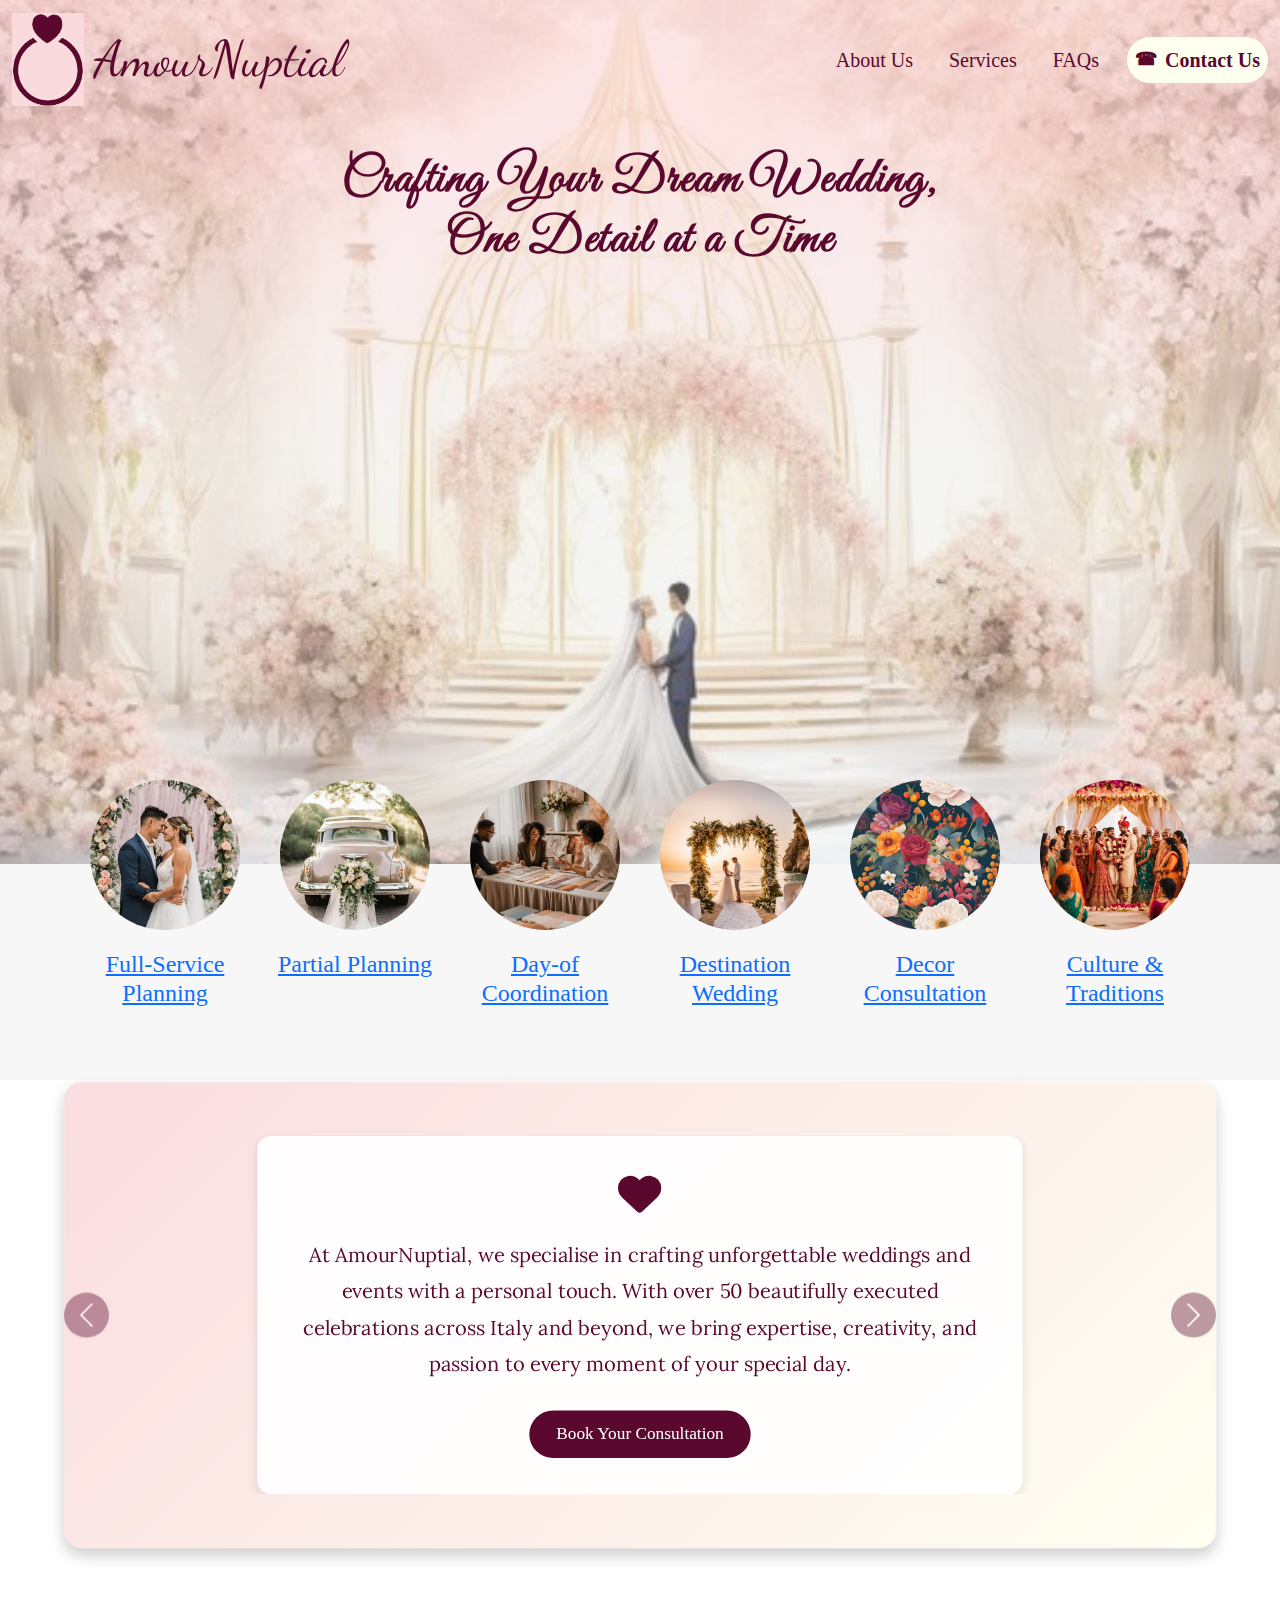
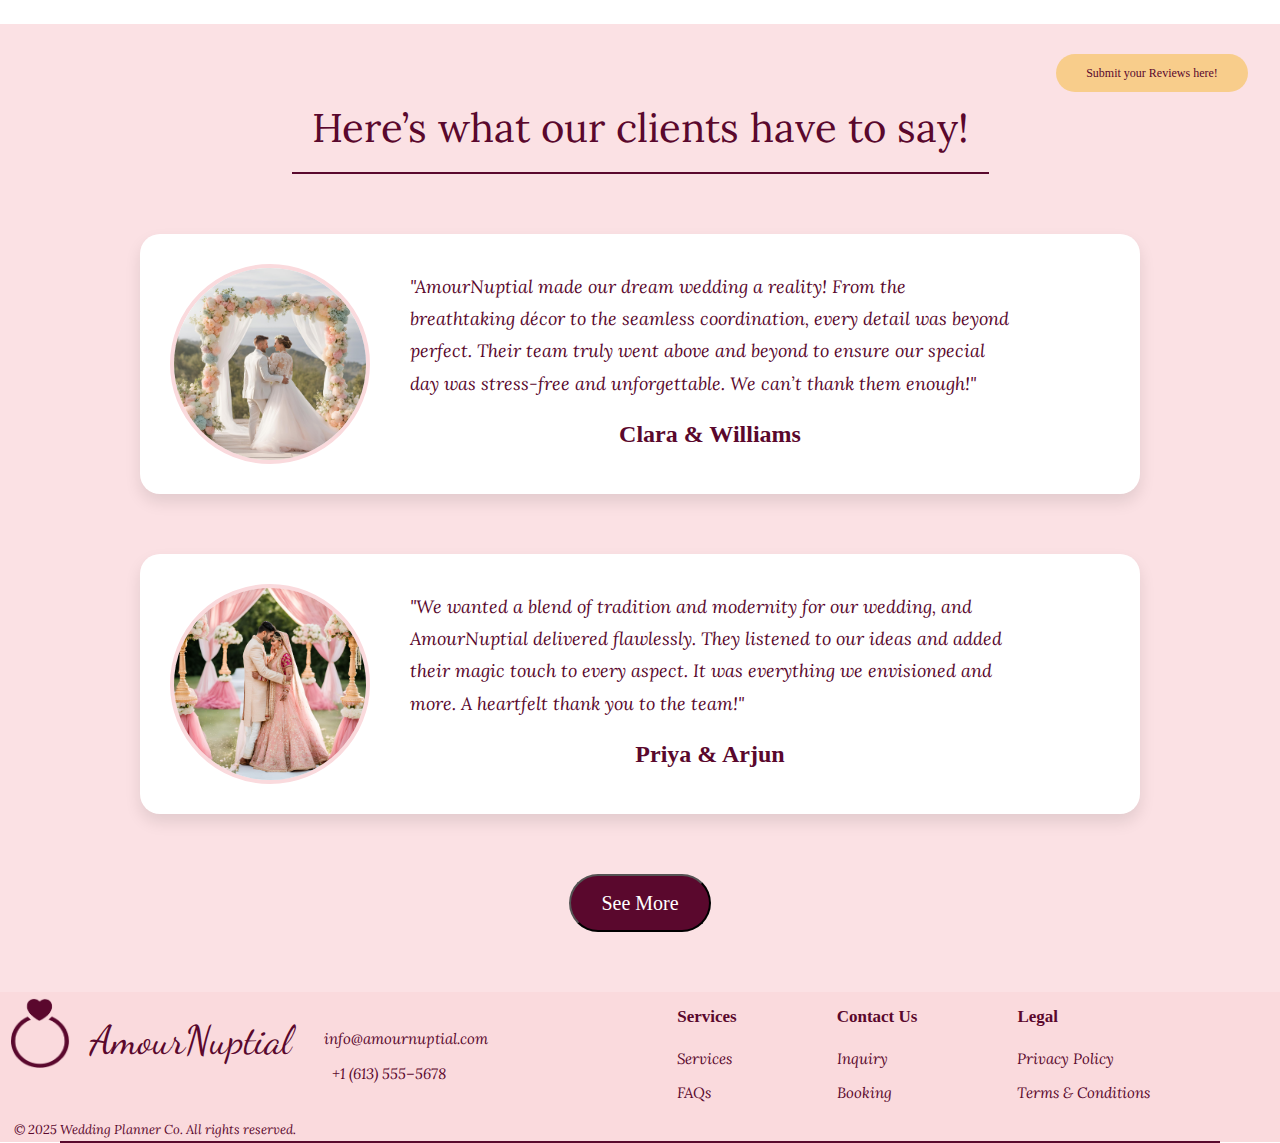
<file: index.html>
<!DOCTYPE html>
<html lang="en">
<head>
    <meta charset="UTF-8">
    <meta name="viewport" content="width=device-width, initial-scale=1.0">
    <title>AmourNuptial</title>
    <link rel="stylesheet" href="https://cdn.jsdelivr.net/npm/bootstrap@5.3.0/dist/css/bootstrap.min.css">
    <link rel="stylesheet" href="css/custom.css">
    <link href="https://fonts.googleapis.com/css2?family=Pacifico&display=swap" rel="stylesheet">
    <link href="https://fonts.googleapis.com/css2?family=Lora&display=swap" rel="stylesheet">
    <link href="https://fonts.googleapis.com/css2?family=Dancing+Script&display=swap" rel="stylesheet">
    <link href="https://fonts.googleapis.com/css2?family=Great+Vibes&display=swap" rel="stylesheet">
    <link href="https://cdnjs.cloudflare.com/ajax/libs/font-awesome/6.0.0-beta3/css/all.min.css" rel="stylesheet">
</head>
<body>
<!-- Navbar on Top of Background Image -->
<nav class="navbar navbar-expand-lg navbar-light">
  <div class="container-fluid">
      <!-- Logo and Brand Name -->
      <a class="navbar-brand" href="#">
          <img src="images/logo2.png" alt="AmourNuptial Logo" class="logo">
          <span class="brand-name">AmourNuptial</span>
      </a>
      <!-- Navbar Toggler for Mobile -->
      <button class="navbar-toggler" type="button" data-bs-toggle="collapse" data-bs-target="#navbarNav" aria-controls="navbarNav" aria-expanded="false" aria-label="Toggle navigation">
          <span class="navbar-toggler-icon"></span>
      </button>
      <!-- Navbar Links -->
      <div class="collapse navbar-collapse" id="navbarNav">
          <ul class="navbar-nav ms-auto">
              <li class="nav-item">
                  <a class="nav-link" href="#companyInfoCarousel">About Us</a>
              </li>
              <li class="nav-item">
                  <a class="nav-link" href="services.html">Services</a>
              </li>
              <li class="nav-item">
                  <a class="nav-link" href="faq.html">FAQs</a>
              </li>
              <li class="nav-item">
                  <div class="rectangle-37"></div>
                  <a class="nav-link contact-us" href="contactus.html">Contact Us</a>
              </li>
          </ul>
      </div>
  </div>
</nav>

    <!-- Hero Section with Background Image and Gradient Rectangle -->
    <div class="hero-section">
        <!-- Background Image -->
        <div class="background-image"></div>

        <!-- Rectangle 36 -->
        <div class="rectangle-36"></div>

        <!-- Gradient Rectangle -->
        <div class="gradient-rectangle"></div>

        <!-- Hero Content -->
        <div class="hero-content text-center">
            <h1 class="display-4">Crafting Your Dream Wedding,</h1>
            <h2 class="display-4">One Detail at a Time</h2>
        </div>
    </div>

<!-- Services Section -->
<div class="services-section">
  <div class="container">
      <div class="row text-center">
          <div class="col-md-2">
              <a href="services.html?service=full-service">
                  <img src="images/3.png" alt="Full-Service Planning" class="img-fluid">
                  <h3>Full-Service Planning</h3>
              </a>
          </div>
          <div class="col-md-2">
              <a href="services.html?service=partial-planning">
                  <img src="images/4.png" alt="Partial Planning" class="img-fluid">
                  <h3>Partial Planning</h3>
              </a>
          </div>
          <div class="col-md-2">
              <a href="services.html?service=day-coordination">
                  <img src="images/6.png" alt="Day-of Coordination" class="img-fluid">
                  <h3>Day-of Coordination</h3>
              </a>
          </div>
          <div class="col-md-2">
              <a href="services.html?service=destination-wedding">
                  <img src="images/7.png" alt="Destination Wedding" class="img-fluid">
                  <h3>Destination Wedding</h3>
              </a>
          </div>
          <div class="col-md-2">
              <a href="services.html?service=decor-consultation">
                  <img src="images/5.png" alt="Decor Consultation" class="img-fluid">
                  <h3>Decor Consultation</h3>
              </a>
          </div>
          <div class="col-md-2">
              <a href="services.html?service=culture-traditions">
                  <img src="images/8.png" alt="Culture & Traditions" class="img-fluid">
                  <h3>Culture & Traditions</h3>
              </a>
          </div>
      </div>
  </div>
</div>

<!-- Company Information Carousel -->
<div id="companyInfoCarousel" class="carousel slide" data-bs-ride="carousel">
  <div class="carousel-inner">
      <div class="carousel-item active">
          <div class="d-flex justify-content-center">
              <div class="company-info">
                  <i class="fas fa-heart fa-3x mb-4" style="color: #5A082D;"></i>
                  <p class="lead">At AmourNuptial, we specialise in crafting unforgettable weddings and events with a personal touch. With over 50 beautifully executed celebrations across Italy and beyond, we bring expertise, creativity, and passion to every moment of your special day.</p>
                  <a href="contactus.html#formSection" class="btn btn-primary mt-3">Book Your Consultation</a>
              </div>
          </div>
      </div>
      <div class="carousel-item">
          <div class="d-flex justify-content-center">
              <div class="company-info">
                  <i class="fas fa-star fa-3x mb-4" style="color: #5A082D;"></i>
                  <p class="lead">Our team of experienced planners and designers work closely with you to understand your vision and bring it to life. From intimate gatherings to grand celebrations, we ensure every detail is perfect.</p>
                  <a href="services.html" class="btn btn-primary mt-3">Explore Our Services</a>
              </div>
          </div>
      </div>
      <div class="carousel-item">
          <div class="d-flex justify-content-center">
              <div class="company-info">
                  <i class="fas fa-glass-cheers fa-3x mb-4" style="color: #5A082D;"></i>
                  <p class="lead">We pride ourselves on our attention to detail and our ability to create unique, personalized experiences that reflect your style and personality. Let us help you create memories that will last a lifetime.</p>
                  <a href="contactus.html#formSection" class="btn btn-primary mt-3">Contact Us Today</a>
              </div>
          </div>
      </div>
  </div>
  <button class="carousel-control-prev" type="button" data-bs-target="#companyInfoCarousel" data-bs-slide="prev">
      <span class="carousel-control-prev-icon" aria-hidden="true"></span>
      <span class="visually-hidden">Previous</span>
  </button>
  <button class="carousel-control-next" type="button" data-bs-target="#companyInfoCarousel" data-bs-slide="next">
      <span class="carousel-control-next-icon" aria-hidden="true"></span>
      <span class="visually-hidden">Next</span>
  </button>
</div>


<!-- Client Reviews Section -->
<div class="client-reviews-section">
  <!-- Section Title -->
  <div class="section-title">
      <h2>Here’s what our clients have to say!</h2>
  </div>

  <!-- Review Button -->
<a href="https://forms.gle/vgaXsWJUncDckbVR6" target="_blank">
  <button class="review-button">Submit your Reviews here!</button>
</a>

  <!-- Client Review 1 -->
  <div class="review-container">
      <div class="review-card">
          <div class="client-image">
              <img src="images/client1.png" alt="Clara & Williams">
          </div>
          <div class="review-text">
              <p>"AmourNuptial made our dream wedding a reality! From the breathtaking décor to the seamless coordination, every detail was beyond perfect. Their team truly went above and beyond to ensure our special day was stress-free and unforgettable. We can’t thank them enough!"</p>
              <h3>Clara & Williams</h3>
          </div>
      </div>
  </div>

  <!-- Client Review 2 -->
  <div class="review-container">
      <div class="review-card">
          <div class="client-image">
              <img src="images/client2.png" alt="Priya & Arjun">
          </div>
          <div class="review-text">
              <p>"We wanted a blend of tradition and modernity for our wedding, and AmourNuptial delivered flawlessly. They listened to our ideas and added their magic touch to every aspect. It was everything we envisioned and more. A heartfelt thank you to the team!"</p>
              <h3>Priya & Arjun</h3>
          </div>
      </div>
  </div>

  <!-- See More Button -->
  <div class="see-more-button">
      <button type="button" class="btn-see-more" data-bs-toggle="modal" data-bs-target="#moreReviewsModal">See More</button>
  </div>
</div>

<!-- More Reviews Modal -->
<div class="modal fade" id="moreReviewsModal" tabindex="-1" aria-labelledby="moreReviewsModalLabel" aria-hidden="true">
  <div class="modal-dialog modal-xl modal-dialog-centered">
    <div class="modal-content">
      <div class="modal-header">
        <h5 class="modal-title" id="moreReviewsModalLabel">Client Reviews</h5>
        <button type="button" class="btn-close" data-bs-dismiss="modal" aria-label="Close"></button>
      </div>
      <div class="modal-body">
        <!-- Additional Client Reviews in Grid Layout -->
        <div class="row">
          <div class="col-md-6">
            <div class="review-card">
              <div class="client-image">
                <img src="images/client3.png" alt="Emily & John">
              </div>
              <div class="review-text">
                <p>"Our wedding was a fairytale come true, thanks to AmourNuptial. Their attention to detail and creativity made our day special. We couldn't have asked for a better team to bring our vision to life."</p>
                <h3>Emily & John</h3>
              </div>
            </div>
          </div>
          <div class="col-md-6">
            <div class="review-card">
              <div class="client-image">
                <img src="images/client4.png" alt="Sophia & Michael">
              </div>
              <div class="review-text">
                <p>"AmourNuptial exceeded our expectations in every way. Their professionalism and dedication were evident from start to finish. We are so grateful for their hard work and expertise."</p>
                <h3>Sophia & Michael</h3>
              </div>
            </div>
          </div>
          <div class="col-md-6">
            <div class="review-card">
              <div class="client-image">
                <img src="images/client5.png" alt="Liam & Olivia">
              </div>
              <div class="review-text">
                <p>"The team at AmourNuptial made our wedding planning process so smooth and enjoyable. They took care of every detail, allowing us to relax and enjoy our special day. We highly recommend their services!"</p>
                <h3>Liam & Olivia</h3>
              </div>
            </div>
          </div>
          <div class="col-md-6">
            <div class="review-card">
              <div class="client-image">
                <img src="images/client7.png" alt="Ava & Noah">
              </div>
              <div class="review-text">
                <p>"From the initial consultation to the final send-off, AmourNuptial was there every step of the way. Their creativity and attention to detail made our wedding day unforgettable. Thank you for everything!"</p>
                <h3>Ava & Noah</h3>
              </div>
            </div>
          </div>
        </div>
      </div>
      <div class="modal-footer">
        <button type="button" class="btn-see-more" data-bs-dismiss="modal">Close</button>
      </div>
    </div>
  </div>
</div>

<footer>
  <div class="footer-container">
      <div class="footer-top">
          <div class="footer-logo">
              <img src="images/logo2.png" alt="AmourNuptial Logo">
              <h1>AmourNuptial</h1>
              <div class="footer-info">
                  <p>info@amournuptial.com</p>
                  <p>+1 (613) 555–5678</p>
              </div>
          </div>
          <div class="footer-links">
              <div class="footer-column">
                  <h3>Services</h3>
                  <ul>
                      <li><a href="services.html">Services</a></li>
                      <li><a href="faq.html">FAQs</a></li>
                  </ul>
              </div>
              <div class="footer-column">
                  <h3>Contact Us</h3>
                  <ul>
                      <li><a href="contactus.html">Inquiry</a></li>
                      <li><a href="contactus.html">Booking</a></li>
                  </ul>
              </div>
              <div class="footer-column">
                  <h3>Legal</h3>
                  <ul>
                      <li><a>Privacy Policy</a></li>
                      <li><a>Terms & Conditions</a></li>
                  </ul>
              </div>
          </div>
      </div>
          <div class="footer-copyright">
              <p>© 2025 Wedding Planner Co. All rights reserved.</p>
          </div>
      </div>
  </div>
</footer>

    <script src="https://cdn.jsdelivr.net/npm/bootstrap@5.3.0/dist/js/bootstrap.bundle.min.js"></script>
</body>
</html>
</file>
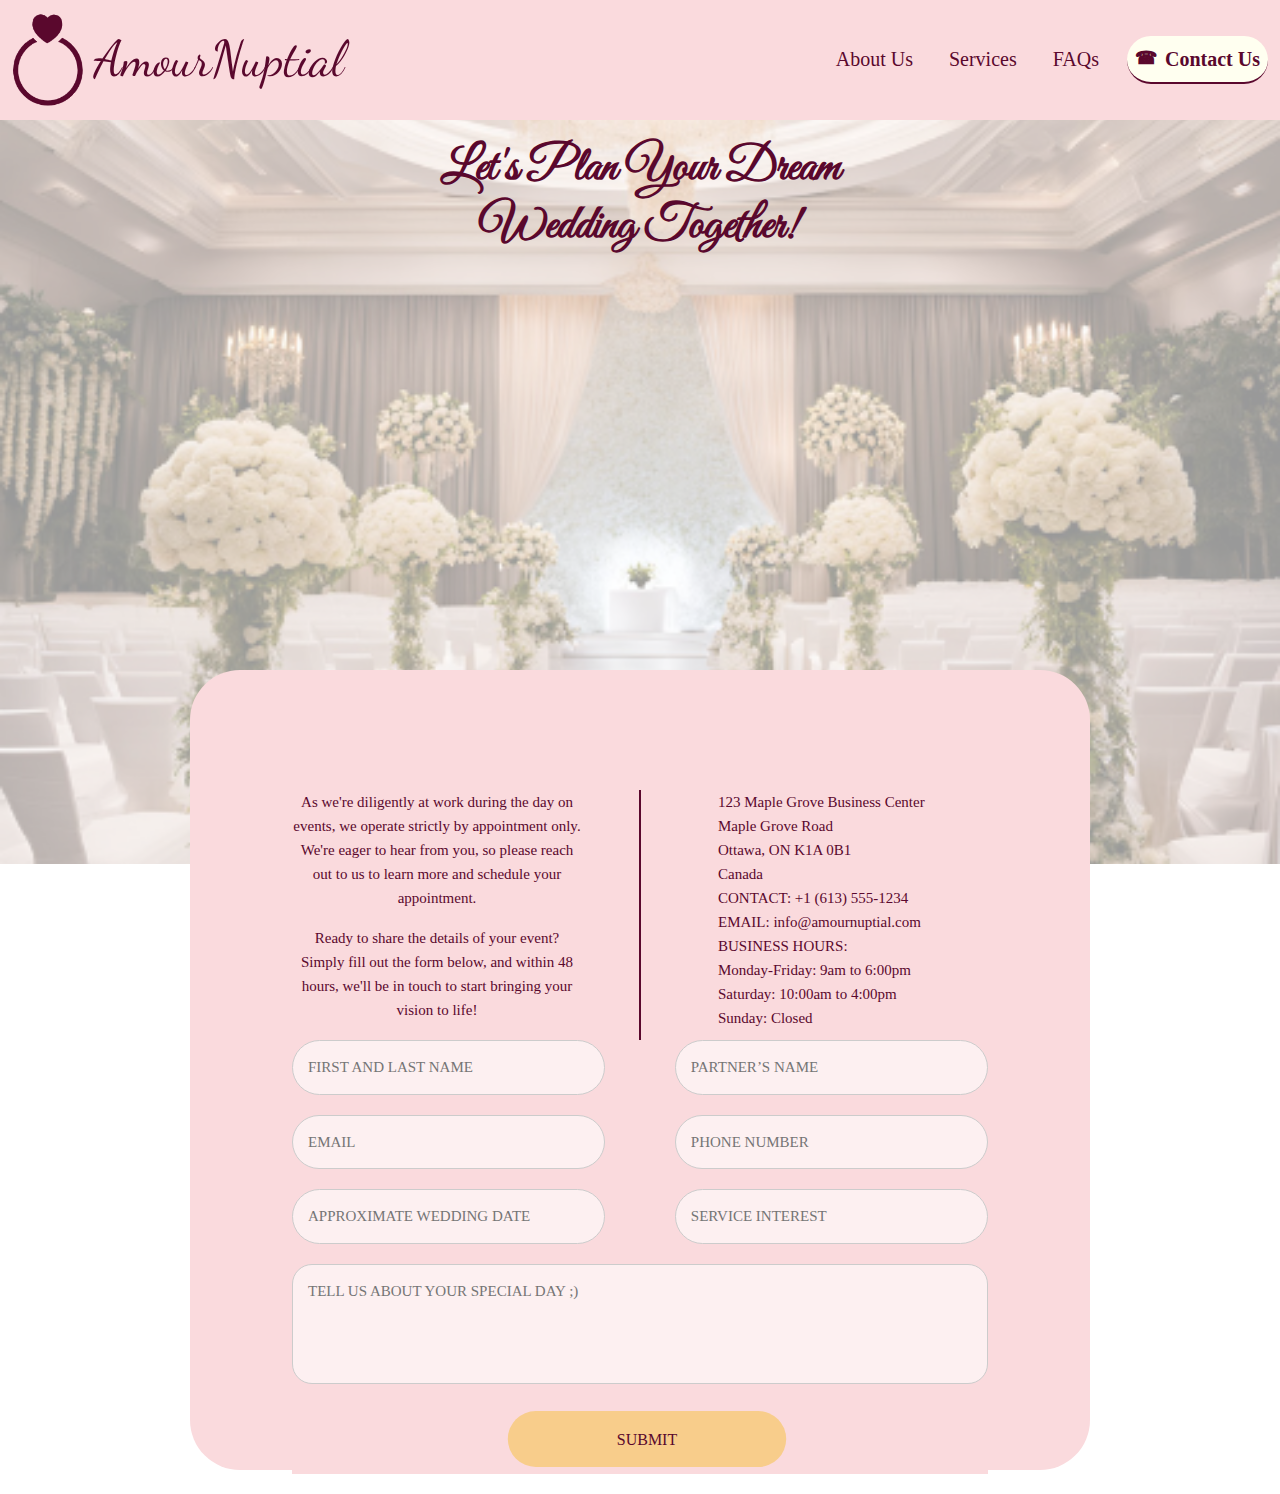
<file: contactus.html>
<!DOCTYPE html>
<html lang="en">
<head>
    <meta charset="UTF-8">
    <meta name="viewport" content="width=device-width, initial-scale=1.0">
    <title>Contact Us - AmourNuptial</title>
    <link rel="stylesheet" href="https://cdn.jsdelivr.net/npm/bootstrap@5.3.0/dist/css/bootstrap.min.css">
    <link rel="stylesheet" href="css/contactus.css">
    <link href="https://fonts.googleapis.com/css2?family=Pacifico&display=swap" rel="stylesheet">
    <link href="https://fonts.googleapis.com/css2?family=Lora&display=swap" rel="stylesheet">
    <link href="https://fonts.googleapis.com/css2?family=Dancing+Script&display=swap" rel="stylesheet">
    <link href="https://fonts.googleapis.com/css2?family=Great+Vibes&display=swap" rel="stylesheet">
    <link href="https://cdnjs.cloudflare.com/ajax/libs/font-awesome/6.0.0-beta3/css/all.min.css" rel="stylesheet">
</head>
<body>
    <!-- Rectangle 66 -->
    <div class="rectangle-66"></div>

    <!-- Navbar -->
    <nav class="navbar navbar-expand-lg navbar-light">
        <div class="container-fluid">
            <!-- Logo and Brand Name -->
            <a class="navbar-brand" href="index.html">
                <img src="images/logo2.png" alt="AmourNuptial Logo" class="logo">
                <span class="brand-name">AmourNuptial</span>
            </a>
            <!-- Navbar Toggler for Mobile -->
            <button class="navbar-toggler" type="button" data-bs-toggle="collapse" data-bs-target="#navbarNav" aria-controls="navbarNav" aria-expanded="false" aria-label="Toggle navigation">
                <span class="navbar-toggler-icon"></span>
            </button>
            <!-- Navbar Links -->
            <div class="collapse navbar-collapse" id="navbarNav">
                <ul class="navbar-nav ms-auto">
                    <li class="nav-item">
                        <a class="nav-link" href="index.html#companyInfoCarousel">About Us</a>
                    </li>
                    <li class="nav-item">
                        <a class="nav-link" href="services.html">Services</a>
                    </li>
                    <li class="nav-item">
                        <a class="nav-link" href="faq.html">FAQs</a>
                    </li>
                    <li class="nav-item">
                        <a class="nav-link contact-us active" href="contactus.html">Contact Us</a>
                    </li>
                </ul>
            </div>
        </div>
    </nav>

    <!-- Hero Section with Background Image and Gradient Rectangle -->
    <div class="hero-section">
        <!-- Background Image -->
        <div class="background-image"></div>

        <!-- Hero Content -->
        <div class="hero-content text-center">
            <h1 class="display-4">Let's Plan Your Dream</h1>
            <h2 class="display-4">Wedding Together!</h2>
        </div>
    </div>

    <div class="container">
        <!-- Pink Rectangle (Background for Form) -->
        <div class="pink-rectangle"></div>

        <!-- Text Sections with Vertical Line -->
        <div class="text-sections">
            <div class="left-text">
                <p>
                    As we're diligently at work during the day on events, we operate strictly by appointment only. We're eager to hear from you, so please reach out to us to learn more and schedule your appointment.
                </p>
                <p>
                    Ready to share the details of your event? Simply fill out the form below, and within 48 hours, we'll be in touch to start bringing your vision to life!
                </p>
            </div>
            <div class="vertical-line"></div>
            <div class="right-text">
                <p>
                    123 Maple Grove Business Center<br>
                    Maple Grove Road<br>
                    Ottawa, ON K1A 0B1<br>
                    Canada<br>
                    CONTACT: +1 (613) 555-1234<br>
                    EMAIL: info@amournuptial.com<br>
                    BUSINESS HOURS:<br>
                    Monday-Friday: 9am to 6:00pm<br>
                    Saturday: 10:00am to 4:00pm<br>
                    Sunday: Closed
                </p>
            </div>
        </div>

        <!-- Form Section -->
<div class="form-section" id="formSection">
    <form id="weddingForm">
        <div class="form-row">
            <input type="text" id="fullName" placeholder="FIRST AND LAST NAME" required>
            <input type="text" id="partnerName" placeholder="PARTNER’S NAME" required>
        </div>
        <div class="form-row">
            <input type="email" id="email" placeholder="EMAIL" required>
            <input type="tel" id="phone" placeholder="PHONE NUMBER" required>
        </div>
        <div class="form-row">
            <input type="text" id="weddingDate" placeholder="APPROXIMATE WEDDING DATE" required>
            <input type="text" id="serviceInterest" placeholder="SERVICE INTEREST" required>
        </div>
        <div class="form-row">
            <textarea id="specialDay" placeholder="TELL US ABOUT YOUR SPECIAL DAY ;)" required></textarea>
        </div>
        <button type="submit" class="submit-button">SUBMIT</button>
    </form>
</div>

<!-- Thank You Message (Hidden Initially) -->
<div id="thankYouMessage" class="thank-you-message" style="display: none;">
    <p>
        Thank You for Reaching Out, <span id="thankYouNames"></span>!<br><br>
        Your approximate wedding date is on <span id="thankYouDate"></span> and you have chosen <span id="thankYouService"></span>.<br><br>
        We’ve received your inquiry/booking and will get back to you shortly. You’re one step closer to making your dream wedding a reality!
    </p>
</div>
    <!-- Bootstrap JS -->
    <script src="https://cdn.jsdelivr.net/npm/bootstrap@5.3.0/dist/js/bootstrap.bundle.min.js"></script>
<!-- JavaScript for Scrolling -->
<script>
    function scrollToForm() {
        document.getElementById('formSection').scrollIntoView({ behavior: 'smooth' });
    }
</script>


<script src="js/thankyou.js"></script>
</body>
</html>
</file>
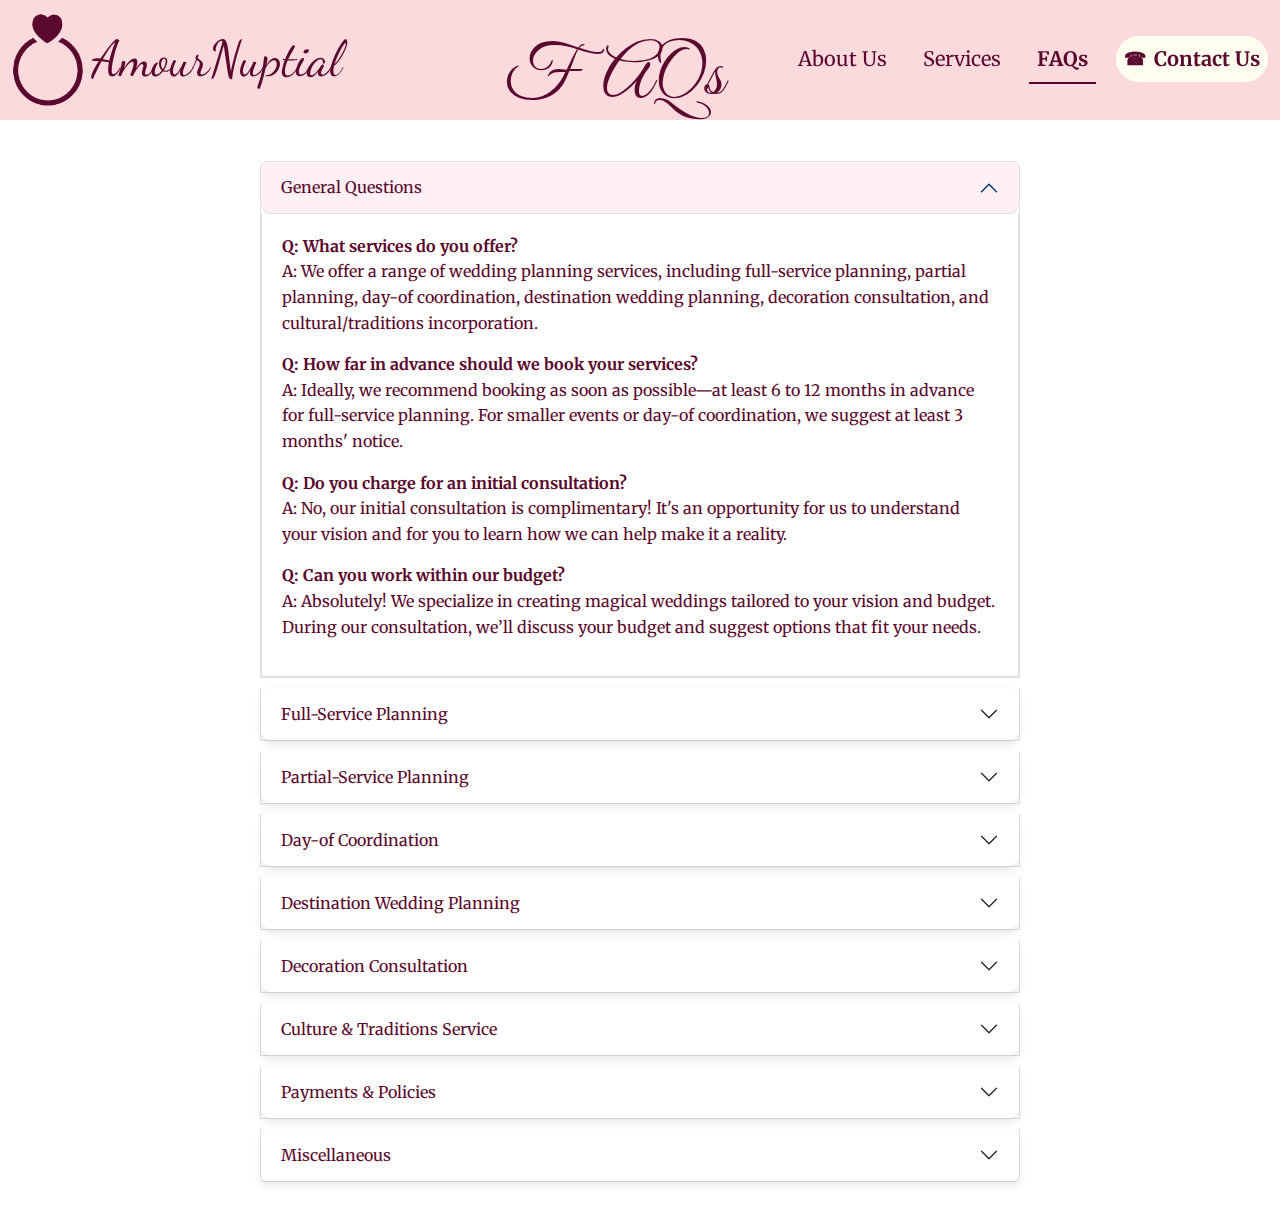
<file: faq.html>
<!DOCTYPE html>
<html lang="en">
<head>
    <meta charset="UTF-8">
    <meta name="viewport" content="width=device-width, initial-scale=1.0">
    <title>AmourNuptial - FAQs</title>
    <link rel="stylesheet" href="https://cdn.jsdelivr.net/npm/bootstrap@5.3.0/dist/css/bootstrap.min.css">
    <link rel="stylesheet" href="css/faq.css">
    <link href="https://fonts.googleapis.com/css2?family=Dancing+Script&family=Great+Vibes&family=Merriweather&display=swap" rel="stylesheet">
</head>
<body>
    <!-- Rectangle 66 -->
    <div class="rectangle-66"></div>
        <!-- Navbar -->
<nav class="navbar navbar-expand-lg navbar-light">
    <div class="container-fluid">
        <!-- Logo and Brand Name (Both linked to Homepage) -->
        <a class="navbar-brand d-flex align-items-center" href="index.html">
            <img src="images/logo2.png" alt="AmourNuptial Logo" class="logo me-2">
            <span class="brand-name">AmourNuptial</span>
        </a>
                <!-- Navbar Toggler for Mobile -->
                <button class="navbar-toggler" type="button" data-bs-toggle="collapse" data-bs-target="#navbarNav" aria-controls="navbarNav" aria-expanded="false" aria-label="Toggle navigation">
                    <span class="navbar-toggler-icon"></span>
                </button>
                <!-- Navbar Links -->
                <div class="collapse navbar-collapse" id="navbarNav">
                    <ul class="navbar-nav ms-auto">
                        <li class="nav-item">
                            <a class="nav-link" href="index.html#companyInfoCarousel">About Us</a>
                        </li>
                        <li class="nav-item">
                            <a class="nav-link" href="services.html">Services</a>
                        </li>
                        <li class="nav-item">
                            <a class="nav-link active" href="faq.html">FAQs</a>
                        </li>
                        <li class="nav-item">
                            <div class="rectangle-50"></div>
                            <a class="nav-link contact-us" href="contactus.html">Contact Us</a>
                        </li>
                    </ul>
                </div>
            </div>
        </nav>
    

    <!-- FAQ Heading -->
    <div class="faq-heading">
        <h1>FAQs</h1>
    </div>

    <!-- FAQs Section -->
    <div class="faq-container">
        <div class="accordion" id="faqAccordion">
            <!-- General Questions -->
            <div class="accordion-item">
                <h2 class="accordion-header" id="headingGeneral">
                    <button class="accordion-button" type="button" data-bs-toggle="collapse" data-bs-target="#collapseGeneral" aria-expanded="true" aria-controls="collapseGeneral">
                        General Questions
                    </button>
                </h2>
                <div id="collapseGeneral" class="accordion-collapse collapse show" aria-labelledby="headingGeneral" data-bs-parent="#faqAccordion">
                    <div class="accordion-body">
                        <p><strong>Q: What services do you offer?</strong><br>
                        A: We offer a range of wedding planning services, including full-service planning, partial planning, day-of coordination, destination wedding planning, decoration consultation, and cultural/traditions incorporation.</p>
                        <p><strong>Q: How far in advance should we book your services?</strong><br>
                        A: Ideally, we recommend booking as soon as possible—at least 6 to 12 months in advance for full-service planning. For smaller events or day-of coordination, we suggest at least 3 months' notice.</p>
                        <p><strong>Q: Do you charge for an initial consultation?</strong><br>
                        A: No, our initial consultation is complimentary! It's an opportunity for us to understand your vision and for you to learn how we can help make it a reality.</p>
                        <p><strong>Q: Can you work within our budget?</strong><br>
                        A: Absolutely! We specialize in creating magical weddings tailored to your vision and budget. During our consultation, we’ll discuss your budget and suggest options that fit your needs.</p>
                    </div>
                </div>
            </div>

            <!-- Full-Service Planning -->
            <div class="accordion-item">
                <h2 class="accordion-header" id="headingFullService">
                    <button class="accordion-button collapsed" type="button" data-bs-toggle="collapse" data-bs-target="#collapseFullService" aria-expanded="false" aria-controls="collapseFullService">
                        Full-Service Planning
                    </button>
                </h2>
                <div id="collapseFullService" class="accordion-collapse collapse" aria-labelledby="headingFullService" data-bs-parent="#faqAccordion">
                    <div class="accordion-body">
                        <p><strong>Q: What does full-service planning include?</strong><br>
                        A: Full-service planning covers everything from venue selection, vendor management, timeline creation, budget planning, and day-of coordination. We handle every detail to ensure your wedding is seamless and stress-free.</p>
                        <p><strong>Q: How involved will we be in the planning process?</strong><br>
                        A: As involved as you’d like to be! We’ll guide you through every step, but the final decisions are always yours.</p>
                    </div>
                </div>
            </div>

            <!-- Partial-Service Planning -->
            <div class="accordion-item">
                <h2 class="accordion-header" id="headingPartialService">
                    <button class="accordion-button collapsed" type="button" data-bs-toggle="collapse" data-bs-target="#collapsePartialService" aria-expanded="false" aria-controls="collapsePartialService">
                        Partial-Service Planning
                    </button>
                </h2>
                <div id="collapsePartialService" class="accordion-collapse collapse" aria-labelledby="headingPartialService" data-bs-parent="#faqAccordion">
                    <div class="accordion-body">
                        <p><strong>Q: What does partial-service planning include?</strong><br>
                        A: Partial-service planning is designed for couples who have already started planning but need professional assistance to bring everything together. It includes vendor recommendations, timeline creation, and coordination of final details.</p>
                        <p><strong>Q: Can we customize the partial-service planning package?</strong><br>
                        A: Yes, our partial-service planning package is flexible and can be tailored to meet your specific needs and preferences.</p>
                        <p><strong>Q: Can we switch from partial-service to full-service planning later?</strong><br>
                        A: Yes, you can upgrade to full-service planning at any time. We will adjust our services and fees accordingly to accommodate your needs.</p>
                        <p><strong>Q: Do you offer vendor negotiation services in partial planning?</strong><br>
                        A: Yes, we can assist with vendor negotiations to ensure you get the best deals and services within your budget.</p>
                    </div>
                </div>
            </div>

            <!-- Day-of Coordination -->
            <div class="accordion-item">
                <h2 class="accordion-header" id="headingDayOfCoordination">
                    <button class="accordion-button collapsed" type="button" data-bs-toggle="collapse" data-bs-target="#collapseDayOfCoordination" aria-expanded="false" aria-controls="collapseDayOfCoordination">
                        Day-of Coordination
                    </button>
                </h2>
                <div id="collapseDayOfCoordination" class="accordion-collapse collapse" aria-labelledby="headingDayOfCoordination" data-bs-parent="#faqAccordion">
                    <div class="accordion-body">
                        <p><strong>Q: What is included in day-of coordination?</strong><br>
                        A: Day-of coordination includes overseeing the wedding day timeline, managing vendors, and ensuring everything runs smoothly. We handle all the details so you can enjoy your special day.</p>
                        <p><strong>Q: When do you start working with us for day-of coordination?</strong><br>
                        A: We typically start working with you about a month before your wedding to ensure we understand all the details and can coordinate effectively on the day.</p>
                        <p><strong>Q: Will you be present at the rehearsal?</strong><br>
                        A: Yes, we attend the rehearsal to ensure everyone knows their roles and the timeline, making the wedding day run smoothly.</p>
                        <p><strong>Q: How many coordinators will be present on the wedding day?</strong><br>
                        A: The number of coordinators depends on the size and complexity of your wedding. Typically, we have at least two coordinators to manage different aspects of the event.</p>
                    </div>
                </div>
            </div>

            <!-- Destination Wedding Planning -->
            <div class="accordion-item">
                <h2 class="accordion-header" id="headingDestinationWedding">
                    <button class="accordion-button collapsed" type="button" data-bs-toggle="collapse" data-bs-target="#collapseDestinationWedding" aria-expanded="false" aria-controls="collapseDestinationWedding">
                        Destination Wedding Planning
                    </button>
                </h2>
                <div id="collapseDestinationWedding" class="accordion-collapse collapse" aria-labelledby="headingDestinationWedding" data-bs-parent="#faqAccordion">
                    <div class="accordion-body">
                        <p><strong>Q: Do you handle destination weddings?</strong><br>
                        A: Yes, we specialize in destination weddings and can help with everything from travel arrangements to local vendor coordination.</p>
                        <p><strong>Q: How do you manage long-distance planning?</strong><br>
                            A: We use video calls, emails, and other digital tools to stay in constant communication with you and ensure every detail is covered, no matter the distance.</p>
                            <p><strong>Q: Do you handle legal requirements for destination weddings?</strong><br>
                            A: Yes, we assist with understanding and fulfilling the legal requirements for getting married in your chosen destination.</p>
                            <p><strong>Q: Can you recommend travel agents for our guests?</strong><br>
                            A: Absolutely! We work with trusted travel agents who can help your guests with their travel arrangements.</p>
                        </div>
                    </div>
                </div>
    
                <!-- Decoration Consultation -->
                <div class="accordion-item">
                    <h2 class="accordion-header" id="headingDecorationConsultation">
                        <button class="accordion-button collapsed" type="button" data-bs-toggle="collapse" data-bs-target="#collapseDecorationConsultation" aria-expanded="false" aria-controls="collapseDecorationConsultation">
                            Decoration Consultation
                        </button>
                    </h2>
                    <div id="collapseDecorationConsultation" class="accordion-collapse collapse" aria-labelledby="headingDecorationConsultation" data-bs-parent="#faqAccordion">
                        <div class="accordion-body">
                            <p><strong>Q: What does decoration consultation include?</strong><br>
                            A: Our decoration consultation includes theme development, color scheme selection, and coordination with decorators to bring your vision to life.</p>
                            <p><strong>Q: Can you help with DIY decorations?</strong><br>
                            A: Absolutely! We can provide guidance and support for DIY projects to ensure they fit seamlessly into your overall wedding design.</p>
                            <p><strong>Q: Do you provide decoration rentals?</strong><br>
                            A: Yes, we offer a range of decoration rentals, including centerpieces, arches, and lighting, to enhance your wedding decor.</p>
                            <p><strong>Q: Can you create custom decorations?</strong><br>
                            A: Yes, we can work with you to design and create custom decorations that reflect your unique style and vision.</p>
                        </div>
                    </div>
                </div>
    
                <!-- Culture & Traditions Service -->
                <div class="accordion-item">
                    <h2 class="accordion-header" id="headingCultureTraditions">
                        <button class="accordion-button collapsed" type="button" data-bs-toggle="collapse" data-bs-target="#collapseCultureTraditions" aria-expanded="false" aria-controls="collapseCultureTraditions">
                            Culture & Traditions Service
                        </button>
                    </h2>
                    <div id="collapseCultureTraditions" class="accordion-collapse collapse" aria-labelledby="headingCultureTraditions" data-bs-parent="#faqAccordion">
                        <div class="accordion-body">
                            <p><strong>Q: Can you incorporate cultural or religious traditions into our wedding?</strong><br>
                            A: Yes, we are experienced in incorporating various cultural and religious traditions into weddings to make your celebration unique and meaningful.</p>
                            <p><strong>Q: How do you ensure cultural sensitivity?</strong><br>
                            A: We take the time to understand your traditions and work closely with you to ensure they are respected and beautifully integrated into your wedding.</p>
                            <p><strong>Q: Can you help with bilingual ceremonies?</strong><br>
                            A: Yes, we have experience in coordinating bilingual ceremonies and can ensure that all aspects of the wedding are communicated effectively in both languages.</p>
                            <p><strong>Q: Do you offer services for multicultural weddings?</strong><br>
                            A: Yes, we specialize in multicultural weddings and can incorporate traditions from different cultures to create a harmonious and meaningful celebration.</p>
                        </div>
                    </div>
                </div>
    
                <!-- Payments & Policies -->
                <div class="accordion-item">
                    <h2 class="accordion-header" id="headingPaymentsPolicies">
                        <button class="accordion-button collapsed" type="button" data-bs-toggle="collapse" data-bs-target="#collapsePaymentsPolicies" aria-expanded="false" aria-controls="collapsePaymentsPolicies">
                            Payments & Policies
                        </button>
                    </h2>
                    <div id="collapsePaymentsPolicies" class="accordion-collapse collapse" aria-labelledby="headingPaymentsPolicies" data-bs-parent="#faqAccordion">
                        <div class="accordion-body">
                            <p><strong>Q: What are your payment terms?</strong><br>
                            A: We require a deposit to secure your date, with the balance due closer to the wedding. We offer flexible payment plans to accommodate your needs.</p>
                            <p><strong>Q: What is your cancellation policy?</strong><br>
                            A: Our cancellation policy varies depending on the services booked. We will provide detailed information during our initial consultation.</p>
                            <p><strong>Q: Do you offer discounts for off-season weddings?</strong><br>
                            A: Yes, we offer discounts for weddings held during the off-season. Please contact us for more details on our current promotions.</p>
                            <p><strong>Q: What happens if our wedding date changes?</strong><br>
                            A: We will do our best to accommodate the new date, subject to availability. Any changes in services or fees will be discussed and agreed upon.</p>
                        </div>
                    </div>
                </div>
    
                <!-- Miscellaneous -->
                <div class="accordion-item">
                    <h2 class="accordion-header" id="headingMiscellaneous">
                        <button class="accordion-button collapsed" type="button" data-bs-toggle="collapse" data-bs-target="#collapseMiscellaneous" aria-expanded="false" aria-controls="collapseMiscellaneous">
                            Miscellaneous
                        </button>
                    </h2>
                    <div id="collapseMiscellaneous" class="accordion-collapse collapse" aria-labelledby="headingMiscellaneous" data-bs-parent="#faqAccordion">
                        <div class="accordion-body">
                            <p><strong>Q: Do you offer services for other events besides weddings?</strong><br>
                            A: Yes, we also offer planning services for engagements, anniversaries, and other special events.</p>
                            <p><strong>Q: How can we contact you for more information?</strong><br>
                            A: You can reach us through our contact form on the website, by email, or by phone. We look forward to hearing from you!</p>
                            <p><strong>Q: Do you offer virtual planning services?</strong><br>
                            A: Yes, we offer virtual planning services for couples who prefer to plan their wedding remotely. We use video calls, emails, and other digital tools to stay connected.</p>
                            <p><strong>Q: Can you help with post-wedding events?</strong><br>
                            A: Yes, we can assist with planning post-wedding events such as brunches, parties, and other celebrations.</p>
                        </div>
                    </div>
                </div>
            </div>
        </div>
    
        <!-- Bootstrap JS -->
        <script src="https://cdn.jsdelivr.net/npm/bootstrap@5.3.0/dist/js/bootstrap.bundle.min.js"></script>
    </body>
    </html>
</file>
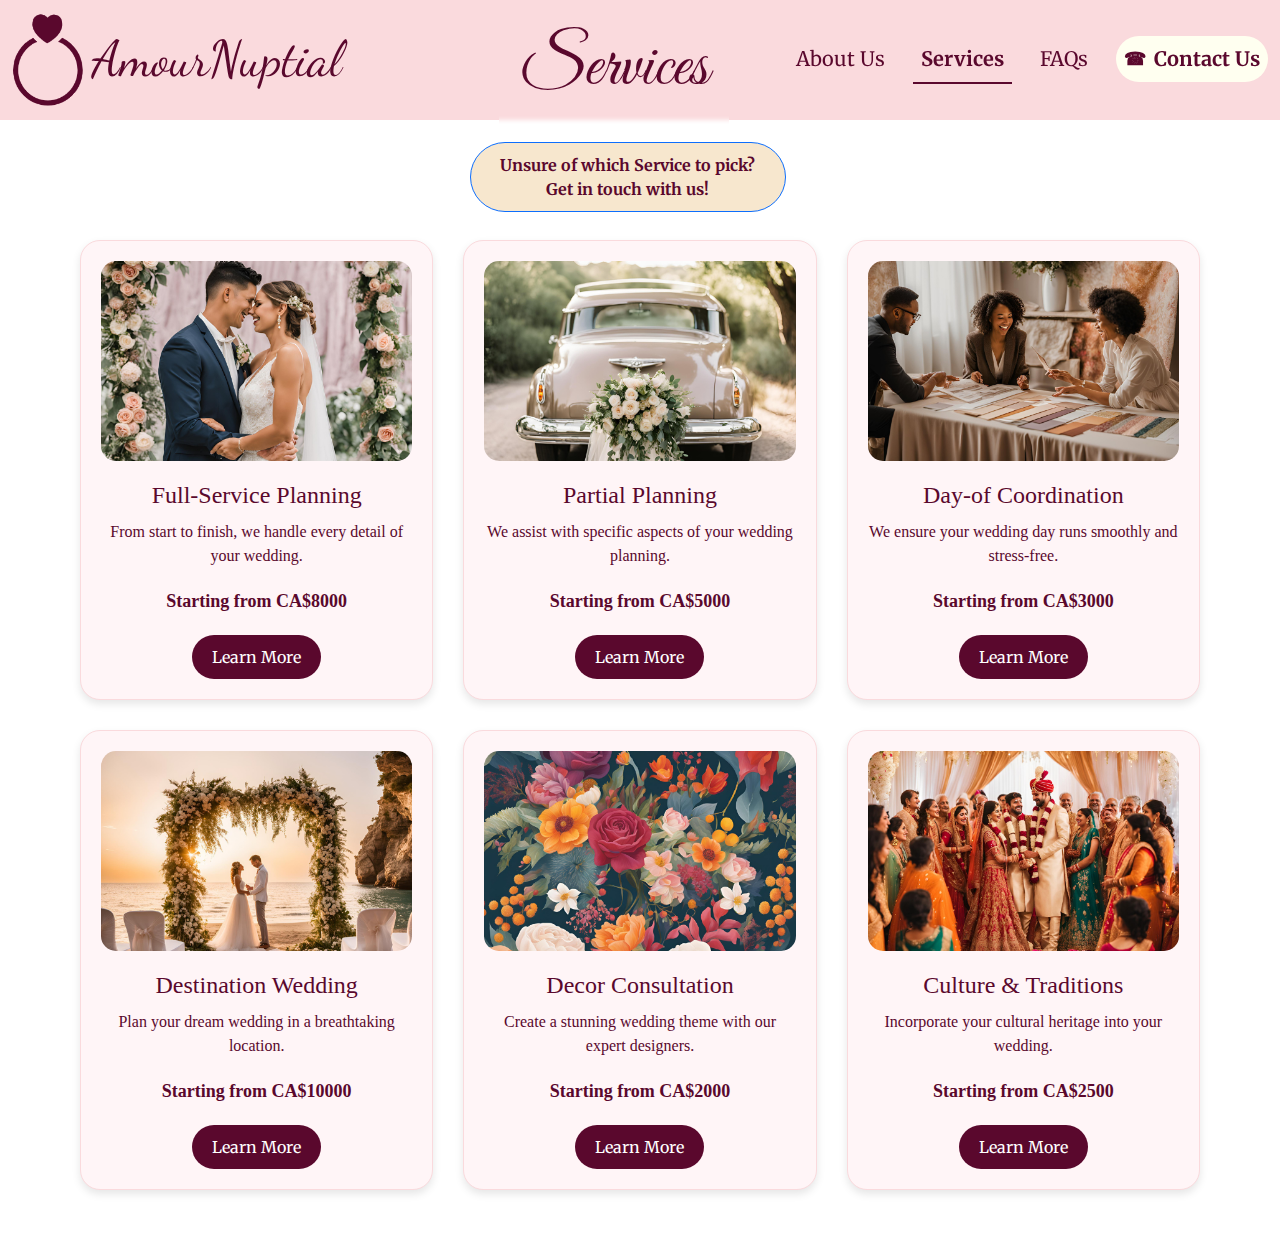
<file: services.html>
<!DOCTYPE html>
<html lang="en">
<head>
    <meta charset="UTF-8">
    <meta name="viewport" content="width=device-width, initial-scale=1.0">
    <title>AmourNuptial - Services</title>
    <link rel="stylesheet" href="https://cdn.jsdelivr.net/npm/bootstrap@5.3.0/dist/css/bootstrap.min.css">
    <link rel="stylesheet" href="css/services.css">
    <link href="https://fonts.googleapis.com/css2?family=Dancing+Script&family=Great+Vibes&family=Merriweather&display=swap" rel="stylesheet">
    <style>
        .highlight {
            border: 2px solid #5A082D;
            box-shadow: 0 0 10px rgba(90, 8, 45, 0.5);
        }
        .accordion-header {
            display: flex;
            justify-content: space-between;
            align-items: center;
            width: 100%;
            padding: 10px;
            background-color: #f8f9fa;
            border: 1px solid #ddd;
            cursor: pointer;
        }
    </style>
</head>
<body>
    <!-- Rectangle 66 -->
    <div class="rectangle-66"></div>

 <!-- Navbar -->
<nav class="navbar navbar-expand-lg navbar-light">
    <div class="container-fluid">
        <!-- Logo and Brand Name (Both linked to Homepage) -->
        <a class="navbar-brand d-flex align-items-center" href="index.html">
            <img src="images/logo2.png" alt="AmourNuptial Logo" class="logo me-2">
            <span class="brand-name">AmourNuptial</span>
        </a>
            <!-- Navbar Toggler for Mobile -->
            <button class="navbar-toggler" type="button" data-bs-toggle="collapse" data-bs-target="#navbarNav" aria-controls="navbarNav" aria-expanded="false" aria-label="Toggle navigation">
                <span class="navbar-toggler-icon"></span>
            </button>
            <!-- Navbar Links -->
            <div class="collapse navbar-collapse" id="navbarNav">
                <ul class="navbar-nav ms-auto">
                    <li class="nav-item">
                        <a class="nav-link" href="index.html#companyInfoCarousel">About Us</a>
                    </li>
                    <li class="nav-item">
                        <a class="nav-link active" href="services.html">Services</a>
                    </li>
                    <li class="nav-item">
                        <a class="nav-link" href="faq.html">FAQs</a>
                    </li>
                    <li class="nav-item">
                        <div class="rectangle-50"></div>
                        <a class="nav-link contact-us" href="contactus.html">Contact Us</a>
                    </li>
                </ul>
            </div>
        </div>
    </nav>

    <!-- Services Page Content -->
    <div class="services-page">
        <!-- Page Title -->
        <div class="page-title">
            <h1>Services</h1>
        </div>
<!-- Unsure of which service to pick? Button -->
<div class="contact-us-banner">
    <a href="contactus.html#formSection" class="btn btn-primary mt-3">Unsure of which Service to pick? Get in touch with us!</a>
</div>

        <!-- Services Grid Section -->
        <div class="services-grid">
            <!-- Service Card 1: Full-Service Planning -->
            <div class="service-card" id="full-service">
                <img src="images/3.png" alt="Full-Service Planning">
                <h3>Full-Service Planning</h3>
                <p>From start to finish, we handle every detail of your wedding.</p>
                <p class="price">Starting from <strong>CA$8000</strong></p>
                <button class="learn-more" data-service="full-service" data-info=Our Full-Service Wedding Package is designed for couples seeking a seamless and high-touch experience. From the initial stages of planning to the last dance on your wedding day or weekend, we oversee every detail with meticulous care. This comprehensive package includes, but is not limited to:">
                    Learn More
                </button>
            </div>

            <!-- Service Card 2: Partial Planning -->
            <div class="service-card" id="partial-planning">
                <img src="images/4.png" alt="Partial Planning">
                <h3>Partial Planning</h3>
                <p>We assist with specific aspects of your wedding planning.</p>
                <p class="price">Starting from <strong>CA$5000</strong></p>
                <button class="learn-more" data-service="partial-planning" data-info=Our Partial Planning Package is perfect for couples who want to take a more active role in planning their wedding while benefiting from professional guidance to ensure everything runs smoothly. This package strikes the right balance, allowing you to enjoy the process without feeling overwhelmed.">
                    Learn More
                </button>
            </div>

            <!-- Service Card 3: Day-of Coordination -->
            <div class="service-card" id="day-coordination">
                <img src="images/6.png" alt="Day-of Coordination">
                <h3>Day-of Coordination</h3>
                <p>We ensure your wedding day runs smoothly and stress-free.</p>
                <p class="price">Starting from <strong>CA$3000</strong></p>
                <button class="learn-more" data-service="day-coordination" data-info=Our Day-Of Coordination Package is designed for couples who have planned their wedding but need expert assistance to ensure a flawless execution on their special day. With this package, you can relax and fully immerse yourself in the joy of your celebration while we handle all the details.">
                    Learn More
                </button>
            </div>

            <!-- Service Card 4: Destination Wedding -->
            <div class="service-card" id="destination-wedding">
                <img src="images/7.png" alt="Destination Wedding">
                <h3>Destination Wedding</h3>
                <p>Plan your dream wedding in a breathtaking location.</p>
                <p class="price">Starting from <strong>CA$10000</strong></p>
                <button class="learn-more" data-service="destination-wedding" data-info="Our Destination Wedding Planning Package is perfect for couples dreaming of a magical wedding in a stunning location. From navigating the logistics to bringing your vision to life, we provide expert support to ensure a seamless and unforgettable celebration, no matter where your journey takes you.">
                    Learn More
                </button>
            </div>

            <!-- Service Card 5: Decor Consultation -->
            <div class="service-card" id="decor-consultation">
                <img src="images/5.png" alt="Decor Consultation">
                <h3>Decor Consultation</h3>
                <p>Create a stunning wedding theme with our expert designers.</p>
                <p class="price">Starting from <strong>CA$2000</strong></p>
                <button class="learn-more" data-service="decor-consultation" data-info="Our Theme, Decoration, and Styling Consultation package is perfect for couples who want their wedding to reflect their unique style and vision. From conceptualizing a stunning theme to meticulously planning each decorative detail, we provide expert guidance to ensure your wedding day is visually captivating and unforgettable.">
                    Learn More
                </button>
            </div>

            <!-- Service Card 6: Culture & Traditions -->
            <div class="service-card" id="culture-traditions">
                <img src="images/8.png" alt="Culture & Traditions">
                <h3>Culture & Traditions</h3>
                <p>Incorporate your cultural heritage into your wedding.</p>
                <p class="price">Starting from <strong>CA$2500</strong></p>
                <button class="learn-more" data-service="culture-traditions" data-info="Our Culture and Traditions package is designed for couples who want to infuse their wedding with meaningful cultural elements, creating a celebration that honors their heritage and traditions. From traditional ceremonies to cultural attire and rituals, we help integrate these beautiful customs seamlessly into your wedding day, ensuring a rich and authentic experience for you and your guests.">
                    Learn More
                </button>
            </div>
        </div>
    </div>


<!-- Modal 1: Full-Service Planning -->
<div id="full-service-modal" class="modal">
    <div class="modal-content">
        <span class="close-modal">&times;</span>
        <h2>Full-Service Planning</h2>
        <div class="service-info">
            <p>Our Full-Service Wedding Package is designed for couples seeking a seamless and high-touch experience. From the initial stages of planning to the last dance on your wedding day or weekend, we oversee every detail with meticulous care. This comprehensive package includes, but is not limited to:</p>
        </div>
        <div class="accordion">
            <div class="accordion-item">
                <button class="accordion-header">Pre-Wedding Planning</button>
                <div class="accordion-content">
                    <p>Crafting a customized wedding planning timeline and checklist.</p>
                    <p>Setting priorities, managing budgets, and tracking expenses.</p>
                    <p>Scouting and securing ceremony and reception venues.</p>
                    <p>Providing expert vendor recommendations, negotiation support, and bookings.</p>
                    <p>Managing vendors throughout the planning process.</p>
                    <p>Designing and executing a personalized wedding theme.</p>
                    <p>Organising save-the-dates, invitations, and printed materials.</p>
                    <p>Tracking guest RSVPs and coordinating wedding favors and accessories.</p>
                    <p>Arranging accommodations, transportation, and childcare.</p>
                    <p>Preparing welcome bags for your guests.</p>
                    <p>Guiding you through the marriage license process and offering etiquette advice.</p>
                    <p>Offering unlimited consultations and meetings.</p>
                    <p>Confirming details with all vendors and attending vendor meetings.</p>
                    <p>Leading the ceremony rehearsal.</p>
                </div>
            </div>
            <div class="accordion-item">
                <button class="accordion-header">Wedding Day Coordination</button>
                <div class="accordion-content">
                    <p>Unlimited on-site coordination with a dedicated planner and assistant.</p>
                    <p>Managing the ceremony processional and ensuring smooth transitions.</p>
                    <p>Overseeing the setup of the ceremony and reception, including guest books, place cards, favors, and more.</p>
                    <p>Coordinating boutonnière pinning and flower distribution for VIPs.</p>
                    <p>Serving as the main point of contact for all vendors.</p>
                    <p>Supporting the wedding party, family, and guests throughout the event.</p>
                    <p>Handling final payments and gratuities for vendors.</p>
                    <p>Providing an emergency kit for last-minute needs.</p>
                    <p>Addressing unforeseen issues with professionalism and discretion.</p>
                    <p>Managing post-event load-out.</p>
                </div>
            </div>
            <div class="accordion-item">
                <button class="accordion-header">Optional Add-Ons</button>
                <div class="accordion-content">
                    <p>Coordination and planning for additional events such as welcome parties, rehearsal dinners, or post-wedding brunches.</p>
                </div>
            </div>
        </div>
    </div>

<!-- Modal 2: Partial Planning -->
<div id="partial-planning-modal" class="modal">
    <div class="modal-content">
        <span class="close-modal">&times;</span>
        <h2>Partial Planning</h2>
        <div class="service-info">
            <p>Our Partial Planning Package is perfect for couples who want to take a more active role in planning their wedding while benefiting from professional guidance to ensure everything runs smoothly. This package strikes the right balance, allowing you to enjoy the process without feeling overwhelmed.</p>
        </div>
        <div class="accordion">
            <div class="accordion-item">
                <button class="accordion-header">Pre-Wedding Support</button>
                <div class="accordion-content">
                    <p>Crafting a personalised wedding planning checklist.</p>
                    <p>Three in-depth pre-wedding consultations.</p>
                    <p>Conducting a venue site walk to finalize arrangements.</p>
                    <p>Providing tailored vendor recommendations.</p>
                    <p>Reviewing vendor contracts to ensure all details are covered.</p>
                    <p>Designing a detailed venue layout and diagram.</p>
                    <p>Creating a comprehensive wedding day timeline.</p>
                    <p>Confirming all details with vendors before the big day.</p>
                    <p>Leading the ceremony rehearsal to ensure everyone knows their role.</p>
                </div>
            </div>
            <div class="accordion-item">
                <button class="accordion-header">Wedding Day Coordination</button>
                <div class="accordion-content">
                    <p>Full on-site support with your coordinator and an assistant, allowing you to focus on celebrating.</p>
                    <p>Directing the ceremony processional for seamless transitions.p>
                    <p>Overseeing the setup of the ceremony and reception areas.</p>
                    <p>Arranging wedding accessories such as guest books, place cards, and favors.</p>
                    <p>Coordinating boutonnière pinning and ensuring flowers are distributed to VIPs.</p>
                    <p>Serving as the main point of contact for vendors to handle logistics.</p>
                    <p>Assisting the wedding party and guests throughout the day.</p>
                    <p>Managing final payments and gratuities for vendors.</p>
                    <p>Supplying a fully stocked emergency kit for any last-minute needs.</p>
                    <p>Addressing and resolving unexpected issues with professionalism..</p>
            </div>
        </div>
    </div>
</div>

<!-- Modal 3: Day-of Coordination -->
<div id="day-coordination-modal" class="modal">
    <div class="modal-content">
        <span class="close-modal">&times;</span>
        <h2>Day-of Coordination</h2>
        <div class="service-info">
            <p>Our Day-Of Coordination Package is designed for couples who have planned their wedding but need expert assistance to ensure a flawless execution on their special day. With this package, you can relax and fully immerse yourself in the joy of your celebration while we handle all the details.</p>
        </div>
        <div class="accordion">
            <div class="accordion-item">
                <button class="accordion-header">Pre-Wedding Preparation</button>
                <div class="accordion-content">
                    <p>A detailed consultation one month before the wedding to finalise plans.</p>
                    <p>Reviewing your vendor contracts to ensure nothing is overlooked.</p>
                    <p>Creating a customized wedding day timeline.</p>
                    <p>Conducting a venue walkthrough to discuss logistics and layout.</p>
                    <p>Confirming all details with vendors prior to the event.</p>
                    <p>Coordinating the ceremony rehearsal to ensure everyone is prepared.</p>
                </div>
            </div>
            <div class="accordion-item">
                <button class="accordion-header">Wedding Day Coordination</button>
                <div class="accordion-content">
                    <p>Unlimited on-site support from your dedicated coordinator and assistant.</p>
                    <p>Overseeing the setup of the ceremony and reception, including décor, seating arrangements, and accessories.</p>
                    <p>Managing the ceremony processional for a smooth flow.</p>
                    <p>Coordinating the pinning of boutonnières and flower distribution for VIPs.</p>
                    <p>Acting as the primary point of contact for vendors to manage all logistics.</p>
                    <p>Assisting the couple, wedding party, and guests as needed throughout the day.</p>
                    <p>Ensuring the timeline is followed and transitions happen seamlessly.</p>
                    <p>Handling final payments and gratuities for vendors.</p>
                    <p>Supplying a fully stocked emergency kit for any last-minute needs.</p>
                    <p>Troubleshooting and resolving any unforeseen issues to keep your day stress-free.</p>
                </div>
            </div>
        </div>
    </div>
</div>

<!-- Modal 4: Destination Wedding -->
<div id="destination-wedding-modal" class="modal">
    <div class="modal-content">
        <span class="close-modal">&times;</span>
        <h2>Destination Wedding</h2>
        <div class="service-info">
            <p>Our Destination Wedding Planning Package is perfect for couples dreaming of a magical wedding in a stunning location. From navigating the logistics to bringing your vision to life, we provide expert support to ensure a seamless and unforgettable celebration, no matter where your journey takes you.</p>
        </div>
        <div class="accordion">
            <div class="accordion-item">
                <button class="accordion-header">Pre-Wedding Planning</button>
                <div class="accordion-content">
                    <p>Crafting a customized wedding planning timeline and checklist.</p>
                    <p>Setting priorities, managing budgets, and tracking expenses.</p>
                    <p>Scouting and securing ceremony and reception venues.</p>
                    <p>Providing expert vendor recommendations, negotiation support, and bookings.</p>
                    <p>Managing vendors throughout the planning process.</p>
                    <p>Designing and executing a personalized wedding theme.</p>
                    <p>Organising save-the-dates, invitations, and printed materials.</p>
                    <p>Tracking guest RSVPs and coordinating wedding favors and accessories.</p>
                    <p>Arranging accommodations, transportation, and childcare.</p>
                    <p>Preparing welcome bags for your guests.</p>
                    <p>Guiding you through the marriage license process and offering etiquette advice.</p>
                    <p>Offering unlimited consultations and meetings.</p>
                    <p>Confirming details with all vendors and attending vendor meetings.</p>
                    <p>Leading the ceremony rehearsal.</p>
                </div>
            </div>
            <div class="accordion-item">
                <button class="accordion-header">Wedding Day Coordination</button>
                <div class="accordion-content">
                    <p>Unlimited on-site coordination with a dedicated planner and assistant.</p>
                    <p>Managing the ceremony processional and ensuring smooth transitions.</p>
                    <p>Overseeing the setup of the ceremony and reception, including guest books, place cards, favors, and more.</p>
                    <p>Coordinating boutonnière pinning and flower distribution for VIPs.</p>
                    <p>Serving as the main point of contact for all vendors.</p>
                    <p>Supporting the wedding party, family, and guests throughout the event.</p>
                    <p>Handling final payments and gratuities for vendors.</p>
                    <p>Providing an emergency kit for last-minute needs.</p>
                    <p>Addressing unforeseen issues with professionalism and discretion.</p>
                    <p>Managing post-event load-out.</p>
                </div>
            </div>
            <div class="accordion-item">
                <button class="accordion-header">Optional Add-Ons</button>
                <div class="accordion-content">
                    <p>Coordination and planning for additional events such as welcome parties, rehearsal dinners, or post-wedding brunches.</p>
                </div>
            </div>
        </div>
    </div>
</div>

<!-- Modal 5: Decor Consultation -->
<div id="decor-consultation-modal" class="modal">
    <div class="modal-content">
        <span class="close-modal">&times;</span>
        <h2>Decor Consultation</h2>
        <div class="service-info">
            <p>Our Theme, Decoration, and Styling Consultation package is perfect for couples who want their wedding to reflect their unique style and vision. From conceptualizing a stunning theme to meticulously planning each decorative detail, we provide expert guidance to ensure your wedding day is visually captivating and unforgettable.</p>
        </div>
        <div class="accordion">
            <div class="accordion-item">
                <button class="accordion-header">Pre-Wedding Planning</button>
                <div class="accordion-content">
                    <p>Crafting a customized wedding planning timeline and checklist.</p>
                    <p>Setting priorities, managing budgets, and tracking expenses.</p>
                    <p>Scouting and securing ceremony and reception venues.</p>
                    <p>Providing expert vendor recommendations, negotiation support, and bookings.</p>
                    <p>Managing vendors throughout the planning process.</p>
                    <p>Designing and executing a personalized wedding theme.</p>
                    <p>Organising save-the-dates, invitations, and printed materials.</p>
                    <p>Tracking guest RSVPs and coordinating wedding favors and accessories.</p>
                    <p>Arranging accommodations, transportation, and childcare.</p>
                    <p>Preparing welcome bags for your guests.</p>
                    <p>Guiding you through the marriage license process and offering etiquette advice.</p>
                    <p>Offering unlimited consultations and meetings.</p>
                    <p>Confirming details with all vendors and attending vendor meetings.</p>
                    <p>Leading the ceremony rehearsal.</p>
                </div>
            </div>
            <div class="accordion-item">
                <button class="accordion-header">Wedding Day Coordination</button>
                <div class="accordion-content">
                    <p>Unlimited on-site coordination with a dedicated planner and assistant.</p>
                    <p>Managing the ceremony processional and ensuring smooth transitions.</p>
                    <p>Overseeing the setup of the ceremony and reception, including guest books, place cards, favors, and more.</p>
                    <p>Coordinating boutonnière pinning and flower distribution for VIPs.</p>
                    <p>Serving as the main point of contact for all vendors.</p>
                    <p>Supporting the wedding party, family, and guests throughout the event.</p>
                    <p>Handling final payments and gratuities for vendors.</p>
                    <p>Providing an emergency kit for last-minute needs.</p>
                    <p>Addressing unforeseen issues with professionalism and discretion.</p>
                    <p>Managing post-event load-out.</p>
                </div>
            </div>
            <div class="accordion-item">
                <button class="accordion-header">Optional Add-Ons</button>
                <div class="accordion-content">
                    <p>Coordination and planning for additional events such as welcome parties, rehearsal dinners, or post-wedding brunches.</p>
                </div>
            </div>
        </div>
    </div>
</div>

<!-- Modal 6: Culture & Traditions -->
<div id="culture-traditions-modal" class="modal">
    <div class="modal-content">
        <span class="close-modal">&times;</span>
        <h2>Culture & Traditions</h2>
        <div class="service-info">
            <p>Our Culture and Traditions package is designed for couples who want to infuse their wedding with meaningful cultural elements, creating a celebration that honors their heritage and traditions. From traditional ceremonies to cultural attire and rituals, we help integrate these beautiful customs seamlessly into your wedding day, ensuring a rich and authentic experience for you and your guests.</p>
        </div>
        <div class="accordion">
            <div class="accordion-item">
                <button class="accordion-header">Pre-Wedding Planning</button>
                <div class="accordion-content">
                    <p>Crafting a customized wedding planning timeline and checklist.</p>
                    <p>Setting priorities, managing budgets, and tracking expenses.</p>
                    <p>Scouting and securing ceremony and reception venues.</p>
                    <p>Providing expert vendor recommendations, negotiation support, and bookings.</p>
                    <p>Managing vendors throughout the planning process.</p>
                    <p>Designing and executing a personalized wedding theme.</p>
                    <p>Organising save-the-dates, invitations, and printed materials.</p>
                    <p>Tracking guest RSVPs and coordinating wedding favors and accessories.</p>
                    <p>Arranging accommodations, transportation, and childcare.</p>
                    <p>Preparing welcome bags for your guests.</p>
                    <p>Guiding you through the marriage license process and offering etiquette advice.</p>
                    <p>Offering unlimited consultations and meetings.</p>
                    <p>Confirming details with all vendors and attending vendor meetings.</p>
                    <p>Leading the ceremony rehearsal.</p>
                </div>
            </div>
            <div class="accordion-item">
                <button class="accordion-header">Wedding Day Coordination</button>
                <div class="accordion-content">
                    <p>Unlimited on-site coordination with a dedicated planner and assistant.</p>
                    <p>Managing the ceremony processional and ensuring smooth transitions.</p>
                    <p>Overseeing the setup of the ceremony and reception, including guest books, place cards, favors, and more.</p>
                    <p>Coordinating boutonnière pinning and flower distribution for VIPs.</p>
                    <p>Serving as the main point of contact for all vendors.</p>
                    <p>Supporting the wedding party, family, and guests throughout the event.</p>
                    <p>Handling final payments and gratuities for vendors.</p>
                    <p>Providing an emergency kit for last-minute needs.</p>
                    <p>Addressing unforeseen issues with professionalism and discretion.</p>
                    <p>Managing post-event load-out.</p>
                </div>
            </div>
            <div class="accordion-item">
                <button class="accordion-header">Optional Add-Ons</button>
                <div class="accordion-content">
                    <p>Coordination and planning for additional events such as welcome parties, rehearsal dinners, or post-wedding brunches.</p>
                </div>
            </div>
        </div>
    </div>
</div>

<script src="js/tabswitching.js"></script>
<script src="https://cdn.jsdelivr.net/npm/bootstrap@5.3.0/dist/js/bootstrap.bundle.min.js"></script>
</body>
</html>
</file>
<file: css/custom.css>
/* Custom Styles */
body {
    font-family: 'Merriweather', serif;
    color: #5A082D;
    margin: 0;
    padding: 0;
}

/* Navbar */
.navbar {
    position: absolute; /* Position navbar absolutely */
    top: 0; /* Place it at the top */
    left: 0;
    width: 100%;
    z-index: 10; /* Ensure it's above the background image and Rectangle 36 */
    background: transparent !important; /* Make navbar background transparent */
}

.navbar-brand {
    font-family: 'Dancing Script', cursive;
    font-size: 50px;
    font-weight: 400;
    color: #5A082D !important; /* Ensure brand name is visible */
    display: flex;
    align-items: center;
}

.navbar-brand img.logo {
    width: 72px;
    height: 93px;
    margin-right: 10px;
}

.nav-link {
    font-family: 'Merriweather', serif;
    font-size: 20px;
    margin-left: 20px;
    color: #5A082D !important; /* Ensure nav links are visible */
    display: flex;
    align-items: center;
    text-align: center;
    margin-top: 0%;
}

/* Navbar Active Link */
.nav-link.active {
    font-weight: bold; /* Highlight active link */
    color: #5A082D !important; /* Ensure color matches theme */
    border-bottom: 2px solid #5A082D; /* Add underline for active link */
}

.nav-link.contact-us {
    position: relative;
    z-index: 2; /* Ensures text stays above the rectangle */
    background-color: #FFFFF0; /* Gold background color */
    color: #5A082D !important; /* Text color */
    border-radius: 50px; /* Rounded corners */
    font-weight: bold; /* Bold text */
    transition: background-color 0.3s, color 0.3s; /* Smooth transition for hover effects */
}
.nav-link.contact-us:hover {
    background-color: #5A082D; /* Darker background on hover */
    color: #FFD700 !important; /* Text color on hover */
    text-decoration: none; /* Remove underline on hover */
}
.nav-link.contact-us::before {
    content: '\260E'; /* Telephone icon */
    margin-right: 8px; /* Space between icon and text */
    font-size: 18px; /* Icon size */
}

/* Hero Section */
.hero-section {
    position: relative;
    height: 1080px; /* Adjust height as needed */
    overflow: hidden;
}

/* Rectangle 36 */
.rectangle-36 {
    position: absolute;
    width: 100%; /* Full width */
    height: 156px; /* Height as specified */
    top: 0; /* Position at the top */
    left: 0;
    background: #FADADD; /* Background color */
    opacity: 0.65; /* Opacity */
    z-index: 2; /* Ensure it's above the background image but below the navbar */
}

/* Background Image */
.background-image {
    position: absolute;
    width: 100%;
    height: 80%;
    background: url('images/wedding-luxury-background-illustration_327072-26983.jpg') no-repeat center center/cover;
    z-index: 1; /* Below Rectangle 36 and navbar */
}

/* Gradient Rectangle */
.gradient-rectangle {
    position: absolute;
    width: 100%;
    height: 924px; /* Adjust height as needed */
    top: 156px; /* Position below Rectangle 36 */
    background: linear-gradient(0deg, rgba(217, 217, 217, 0.2) 0%, rgba(229, 229, 229, 0.35) 67.27%, rgba(250, 218, 221, 0.65) 100%);
    z-index: 3; /* Above Rectangle 36 and background image */
}

/* Hero Content */
.hero-content {
    position: relative;
    z-index: 4; /* Above all other elements */
    padding-top: 150px; /* Adjust padding to center the text */
    color: #5A082D;
    text-align: center;
}

.hero-content h1, .hero-content h2 {
    font-family: 'Great Vibes', cursive;
    font-size: 50px; /* Size for "Crafting Your Dream Wedding, One Detail at a Time" */
    font-weight: 400;
    letter-spacing: 0.03em;
    font-weight: bold;
    margin: 0; /* Remove default margin */
}

/* Services Section */
.services-section {
    position: relative; /* Make it relative for proper positioning */
    top: -350px; /* Move it up to overlap the hero section */
    padding: 50px 0; /* Add padding for spacing */
    z-index: 5; /* Ensure it's above the background image */
}

.services-section h3 {
    font-family: 'Playfair Display', serif;
    font-size: 1.5rem;
    margin-top: 20px;
    text-align: center; /* Center the text */
}

.services-section img {
    border-radius: 50%; /* Make images circular */
    width: 150px; /* Set a fixed width */
    height: 150px; /* Set a fixed height */
    object-fit: cover; /* Ensure images fill the circle */
    margin: 0 auto; /* Center the images */
    display: block; /* Ensure margin auto works */
}

/* Rectangle 39 and Text Section */
.rectangle-39-section {
    position: relative;
    width: 100%;
    height: 90px;
    margin-top: -50%; /* Adjust spacing below services section */
    z-index: 6; /* Ensure it's above other elements */
}

/* Company Information Carousel */
#companyInfoCarousel {
    margin-top: -360px; /* Move the carousel up closer to the services section */
    z-index: 5; /* Ensure it's above other elements */
    background: linear-gradient(135deg, rgba(250, 218, 221, 0.9), rgba(255, 255, 240, 0.9)); /* Gradient Background */
    padding: 60px 20px; /* Add padding for spacing */
    border-radius: 20px; /* Rounded corners */
    box-shadow: 0 8px 16px rgba(0, 0, 0, 0.2); /* Subtle shadow */
    transform: scale(0.9);
    transform-origin: center;
}

.company-info {
    background: rgba(255, 255, 255, 0.9); /* Semi-transparent white background */
    border-radius: 15px; /* Rounded corners */
    padding: 40px; /* Increased padding */
    box-shadow: 0 4px 12px rgba(0, 0, 0, 0.1); /* Subtle shadow */
    max-width: 850px;
    margin: 0 auto;
    text-align: center;
    animation: fadeIn 1s ease-in-out; /* Fade-in animation */
}

.company-info p {
    font-family: 'Lora', serif;
    font-size: 1.4rem; /* Larger font size */
    color: #5A082D;
    line-height: 1.8; /* Improved readability */
}

.company-info .btn-primary {
    background-color: #5A082D; /* Match the theme color */
    border: none;
    padding: 12px 30px; /* Larger button */
    font-size: 1.2rem;
    border-radius: 50px; /* Rounded button */
    transition: background-color 0.3s ease;
}

.company-info .btn-primary:hover {
    background-color: #7A0A3D; /* Darker shade on hover */
}

/* Carousel Controls */
.carousel-control-prev, .carousel-control-next {
    width: 50px; /* Larger controls */
    height: 50px;
    background-color: rgba(90, 8, 45, 0.8); /* Semi-transparent background */
    border-radius: 50%; /* Circular buttons */
    top: 50%; /* Center vertically */
    transform: translateY(-50%);
}

.carousel-control-prev-icon, .carousel-control-next-icon {
    filter: brightness(0) invert(1); /* Make icons white */
}

/* Fade-in Animation */
@keyframes fadeIn {
    from {
        opacity: 0;
        transform: translateY(20px);
    }
    to {
        opacity: 1;
        transform: translateY(0);
    }
}

/* Client Reviews Section */
.client-reviews-section {
    position: relative;
    margin-top: 50px; /* Adjust spacing from the company information section */
    padding: 60px 20px;
    background: rgba(250, 218, 221, 0.8); /* Soft pink background with opacity */
    text-align: center;
}

.review-button {
    width: 15%; /* Adjust width as needed */
    padding: 10px;
    font-size: 12px;
    font-family: 'Merriweather', serif;
    background: #F8CD8B;
    border: none;
    border-radius: 30px;
    color: #5A082D;
    cursor: pointer;
    transition: background 0.3s ease;
    position: absolute; /* Position the button absolutely within the container */
    top: 30px; /* Adjust this value to position the button at the top of the pink rectangle */
    left: 90%; /* Center horizontally */
    transform: translateX(-50%); /* Center horizontally */
    z-index: 2; /* Ensure the button is above other elements */
}

.review-button:hover {
    background: #e0b87d;
}
.section-title h2 {
    font-family: 'Lora', serif; /* Elegant cursive font */
    font-size: 40px; /* Reduced font size */
    font-weight: 400;
    color: #5A082D;
    margin-bottom: 60px;
    padding: 20px;
    display: inline-block;
    border-bottom: 2px solid #5A082D; /* Subtle underline */
}

.review-container {
    display: flex;
    justify-content: center;
    margin-bottom: 60px;
}

.review-card {
    display: flex;
    align-items: center;
    background: #FFFFFF;
    border-radius: 20px; /* Rounded corners */
    box-shadow: 0px 8px 16px rgba(0, 0, 0, 0.1); /* Soft shadow */
    padding: 30px;
    max-width: 1000px; /* Slightly narrower for better focus */
    width: 100%;
    transition: transform 0.3s ease, box-shadow 0.3s ease; /* Smooth hover effect */
}

.review-card:hover {
    transform: translateY(-10px); /* Lift card on hover */
    box-shadow: 0px 12px 24px rgba(0, 0, 0, 0.2); /* Enhanced shadow on hover */
}

.client-image img {
    width: 200px; /* Smaller image size */
    height: 200px;
    border-radius: 50%;
    object-fit: cover;
    margin-right: 40px;
    border: 4px solid #FADADD; /* Soft border color */
}

.review-text {
    text-align: left;
    max-width: 600px; /* Limit text width for readability */
}

.review-text p {
    font-family: 'Lora', serif;
    font-style: italic;
    font-size: 18px; /* Reduced font size */
    line-height: 1.8; /* Improved line spacing */
    color: #5A082D;
    margin-bottom: 20px;
}

.review-text h3 {
    font-family: 'Cinzel', serif;
    font-size: 24px; /* Reduced font size */
    font-weight: 700;
    color: #5A082D;
    text-align: center;
    margin-top: 20px;
}

.see-more-button {
    margin-top: 40px;
}

.btn-see-more {
    background: #5A082D;
    color: #FFFFFF;
    font-family: 'Merriweather', serif;
    font-size: 20px; /* Reduced font size */
    padding: 12px 30px;
    border-radius: 50px;
    text-decoration: none;
    transition: background-color 0.3s ease;
}

.btn-see-more:hover {
    background: #7A0A3D; /* Darker shade on hover */
}

/* Modal Styles */
.modal-content {
    background: rgba(250, 218, 221, 0.9); /* Soft pink background with opacity */
    border-radius: 20px; /* Rounded corners */
    box-shadow: 0px 8px 16px rgba(0, 0, 0, 0.1); /* Soft shadow */
}

.modal-header {
    border-bottom: none; /* Remove default border */
}

.modal-title {
    font-family: 'Lora', serif;
    font-size: 30px;
    color: #5A082D;
}

.modal-body {
    padding: 30px;
}

.modal-footer {
    border-top: none; /* Remove default border */
    justify-content: center; /* Center the button */
}

.btn-close {
    background: none;
    border: none;
    font-size: 1
}

/* Footer Styles */
footer {
    position: relative;
    width: 100%;
    height: 150px;
    background: #FADADD;
    margin-top: 0px; /* Adjust as needed */
}

.footer-container {
    max-width: 1200px;
    margin: 0 auto;
    padding: 40px 20px;
    display: flex;
    flex-direction: column;
    justify-content: space-between;
    height: 100%;
}

.footer-top {
    display: flex;
    justify-content: space-between;
    align-items: flex-start;
    border-bottom: 2px solid #5A082D;
    padding-bottom: 20px;
}

.footer-logo {
    display: flex;
    align-items: center;
    margin-left: -50px
}

.footer-logo img {
    width: 60px;
    height: 70px;
    margin-right: 20px;
    margin-top: -15%;
}

.footer-logo h1 {
    font-family: 'Dancing Script', cursive;
    font-size: 40px;
    font-weight: 400;
    color: #5A082D;
    margin-top: -10%;
}

.footer-info {
    text-align: center; /* Center-align the contact info */
}

.footer-info p {
    font-family: 'Lora', serif;
    font-size: 15px;
    font-style: italic;
    color: #5A082D;
    margin: 15px 0; /* Space between contact info lines */
    margin-top: -2%;
    margin-left: 20%;
    align-items: center;
}
.footer-links {
    display: flex;
    gap: 100px;
    margin-top: -25px; /* Move the links up */
    margin-right: 6%;
}

.footer-column h3 {
    font-family: 'Playfair Display', serif;
    font-size: 17px;
    font-weight: 800;
    color: #5A082D;
    margin-bottom: 20px;
}

.footer-column ul {
    list-style: none;
    padding: 0;
}

.footer-column ul li {
    margin-bottom: 10px;
}

.footer-column ul li a {
    font-family: 'Lora', serif;
    font-size: 15px;
    font-style: italic;
    color: #5A082D;
    text-decoration: none;
}

.footer-column ul li a:hover {
    text-decoration: underline;
}

.footer-bottom {
    display: flex;
    justify-content: space-between;
    align-items: center;
    margin-top: 0px;
}

.footer-copyright p {
    font-family: 'Lora', serif;
    font-size: 13px;
    font-style: italic;
    color: #5A082D;
    margin-top: -2%;
    margin-bottom: 0px;
    margin-left: -4%;
}
</file>
<file: css/contactus.css>
/* General Styles */
body {
    font-family: 'Merriweather', serif;
    color: #5A082D;
    margin: 0;
    padding: 0;
}

/* Navbar */
.navbar {
    position: absolute;
    top: 0;
    left: 0;
    width: 100%;
    z-index: 10;
    background: transparent !important;
}

.navbar-brand {
    font-family: 'Dancing Script', cursive;
    font-size: 50px;
    font-weight: 400;
    color: #5A082D !important;
    display: flex;
    align-items: center;
}

.navbar-brand img.logo {
    width: 72px;
    height: 93px;
    margin-right: 10px;
}

.nav-link {
    font-family: 'Merriweather', serif;
    font-size: 20px;
    margin-left: 20px;
    color: #5A082D !important;
    display: flex;
    align-items: center;
    text-align: center;
    margin-top: 0%;
}

/* Navbar Active Link */
.nav-link.active {
    font-weight: bold; /* Highlight active link */
    color: #5A082D !important; /* Ensure color matches theme */
    border-bottom: 2px solid #5A082D; /* Add underline for active link */
}

.nav-link.contact-us {
    position: relative;
    z-index: 2; /* Ensures text stays above the rectangle */
    background-color: #FFFFF0; /* Gold background color */
    color: #5A082D !important; /* Text color */
    border-radius: 50px; /* Rounded corners */
    font-weight: bold; /* Bold text */
    transition: background-color 0.3s, color 0.3s; /* Smooth transition for hover effects */
}
.nav-link.contact-us:hover {
    background-color: #5A082D; /* Darker background on hover */
    color: #FFD700 !important; /* Text color on hover */
    text-decoration: none; /* Remove underline on hover */
}
.nav-link.contact-us::before {
    content: '\260E'; /* Telephone icon */
    margin-right: 8px; /* Space between icon and text */
    font-size: 18px; /* Icon size */
}

/* Rectangle 66 */
.rectangle-66 {
    position: absolute;
    width: 100%;
    height: 120px;
    left: 0;
    top: 0;
    background: #FADADD;
    z-index: 1;
}

/* Hero Section */
.hero-section {
    position: relative;
    height: 1070px;
    overflow: hidden;
}

/* Background Image */
.background-image {
    position: absolute;
    width: 100%;
    height: 70%;
    background: url('images/Untitled\ design\ \(13\).png') no-repeat center center/cover;
    z-index: -2;
    margin-top: 9%;
    opacity: 0.4;
}

.container {
    position: relative;
    max-width: 1200px;
    margin: 0 auto;
    padding: 20px;
}

/* Hero Content */
.hero-content {
    position: absolute;
    top: 140px; /* Adjust this value to position the text below rectangle-66 */
    left: 50%;
    transform: translateX(-50%);
    text-align: center;
    z-index: 1; /* Ensure the text is above the background image */
    color: #5A082D; /* Adjust text color to match your design */
}

.hero-content h1,
.hero-content h2 {
    font-family: 'Great Vibes', cursive; /* Adjust font family as needed */
    font-size: 48px; /* Adjust font size as needed */
    font-weight: bold;
    margin: 0;
    line-height: 1.2;
    z-index: 2;
}

/* Pink Rectangle (Background for Form) */
.pink-rectangle {
    position: absolute;
    top: 200px;
    left: 50%;
    transform: translateX(-50%);
    width: 900px;
    height: 800px;
    background: #FADADD;
    border-radius: 50px;
    z-index: -1;
    margin-top: -50%;
}

.review-button {
    width: 50%; /* Adjust width as needed */
    padding: 20px;
    font-size: 20px;
    font-family: 'Merriweather', serif;
    background: #F8CD8B;
    border: none;
    border-radius: 50px;
    color: #5A082D;
    cursor: pointer;
    transition: background 0.3s ease;
    position: absolute; /* Position the button absolutely within the container */
    top: -380px; /* Adjust this value to position the button at the top of the pink rectangle */
    left: 50%; /* Center horizontally */
    transform: translateX(-50%); /* Center horizontally */
    z-index: 2; /* Ensure the button is above other elements */
}

.review-button:hover {
    background: #e0b87d;
}


/* Text Sections with Vertical Line */
.text-sections {
    display: flex;
    justify-content: space-between;
    margin-bottom: -300px;
}

.left-text {
    width: 45%;
    font-family: 'Playfair Display', serif;
    font-size: 15px;
    line-height: 1.6;
    text-align: center;
    padding-left: 20%;
    margin-top: -300px;
}

.right-text {
    width: 45%;
    font-family: 'Playfair Display', serif;
    font-size: 15px;
    line-height: 1.6;
    text-align: left;
    padding-left: 20px; /* Adjust padding to bring text closer to the vertical line */
    margin-top: -300px;
}

.vertical-line {
    width: 2px;
    height: 250px;
    background: #5A082D;
    margin: 0 10px; /* Adjust margin to bring the line closer to the right text */
    margin-top: -300px;
}

/* Form Section */
.form-section {
    position: relative;
    background: #FADADD;
    padding: 0px;
    z-index: 1;
    margin-top: 250px;
    margin-left: 20%;
    width: 60%
}

.form-row {
    display: flex;
    justify-content: space-between;
    margin-bottom: 20px;
    align-items: center;
}

.form-row input,
.form-row textarea {
    width: 45%;
    padding: 15px;
    font-size: 15px;
    font-family: 'Mirza', serif;
    border: 1px solid #ccc;
    border-radius: 50px;
    background: rgba(255, 255, 255, 0.6);
    color: #5A082D;
    outline: none;
}

.form-row textarea {
    width: 100%;
    height: 120px;
    border-radius: 20px;
    resize: none;
}

.submit-button {
    width: 50%;
    transform: scale(0.8);
    padding: 20px;
    font-size: 20px;
    font-family: 'Merriweather', serif;
    background: #F8CD8B;
    margin-left: 26%;
    border: none;
    border-radius: 50px;
    color: #5A082D;
    cursor: pointer;
    transition: background 0.3s ease;
}

.submit-button:hover {
    background: #e0b87d;
}

.thank-you-message {
    font-family: 'Playfair Display', serif;
    font-size: 15px;
    line-height: 1.6;
    text-align: center;
    color: #5A082D;
    padding: 20px;
    background: #FADADD;
    margin-top: 330px;
    width:70%;
    margin-left: 15%;
}
</file>
<file: css/faq.css>
/* General Styles */
body {
    font-family: 'Merriweather', serif;
    color: #5A082D;
    margin: 0;
    padding: 0;
}

/* Rectangle 66 */
.rectangle-66 {
    position: absolute;
    width: 100%;
    height: 120px;
    left: 0;
    top: 0;
    background: #FADADD;
    z-index: 1;
}

/* Navbar */
.navbar {
    position: absolute; /* Position navbar absolutely */
    top: 0; /* Place it at the top */
    left: 0;
    width: 100%;
    z-index: 10; /* Ensure it's above the background image and Rectangle 36 */
    background: transparent !important; /* Make navbar background transparent */
}

.navbar-brand {
    font-family: 'Dancing Script', cursive;
    font-size: 50px;
    font-weight: 400;
    color: #5A082D !important; /* Ensure brand name is visible */
    display: flex;
    align-items: center;
}

.navbar-brand img.logo {
    width: 72px;
    height: 93px;
    margin-right: 10px;
}

.nav-link {
    font-family: 'Merriweather', serif;
    font-size: 20px;
    margin-left: 20px;
    color: #5A082D !important; /* Ensure nav links are visible */
    display: flex;
    align-items: center;
    text-align: center;
    margin-top: 0%;
}

/* Navbar Active Link */
.nav-link.active {
    font-weight: bold; /* Highlight active link */
    color: #5A082D !important; /* Ensure color matches theme */
    border-bottom: 2px solid #5A082D; /* Add underline for active link */
}

.nav-link.contact-us {
    position: relative;
    z-index: 2; /* Ensures text stays above the rectangle */
    background-color: #FFFFF0; /* Gold background color */
    color: #5A082D !important; /* Text color */
    border-radius: 50px; /* Rounded corners */
    font-weight: bold; /* Bold text */
    transition: background-color 0.3s, color 0.3s; /* Smooth transition for hover effects */
}
.nav-link.contact-us:hover {
    background-color: #5A082D; /* Darker background on hover */
    color: #FFD700 !important; /* Text color on hover */
    text-decoration: none; /* Remove underline on hover */
}
.nav-link.contact-us::before {
    content: '\260E'; /* Telephone icon */
    margin-right: 8px; /* Space between icon and text */
    font-size: 18px; /* Icon size */
}

/* FAQ Heading */
.faq-heading {
    position: absolute;
    top: 4%; /* Position below the navbar */
    left: 50%;
    transform: translateX(-50%);
    z-index: 5; /* Ensure it's above the rectangle and navbar */
    margin-left: -2%;
}

.faq-heading h1 {
    font-family: 'Great Vibes', cursive;
    font-size: 70px;
    font-weight: 400;
    color: #5A082D;
    margin: 0;
    backdrop-filter: blur(2px);
}

/* FAQ Container */
.faq-container {
    max-width: 800px;
    margin: 250px auto 0; /* Adjusted for navbar and heading */
    padding: 20px;
    z-index: 2;
    margin-top: 11%;
}

/* Accordion Styles */
.accordion-button {
    font-family: 'Merriweather', serif;
    font-size: 1.0rem;
    color: #5A082D;
    background-color: #fff;
    border-radius: 10px; /* Rounded corners for a softer look */
    box-shadow: 0 4px 8px rgba(0, 0, 0, 0.1); /* Subtle shadow for depth */
    animation: slideIn 1s ease-in-out; /* Slide-in animation */
}

.accordion-button:not(.collapsed) {
    background-color: #fff0f5;
    color: #5A082D;
}

.accordion-button:hover {
    background-color: #FADADD; /* Change background on hover */
    color: #D90429; /* Change text color on hover */
}

.accordion-body {
    font-family: 'Merriweather', serif;
    font-size: 1rem;
    line-height: 1.6;
    padding: 20px;
    color: #5A082D;
    background-color: #fff;
    border: 1px solid #ddd;
    border-top: none;
}

.accordion-item {
    margin-bottom: 10px;
}

/* Animations */
@keyframes fadeIn {
    from {
        opacity: 0;
    }
    to {
        opacity: 1;
    }
}

@keyframes slideIn {
    from {
        transform: translateY(20px);
        opacity: 0;
    }
    to {
        transform: translateY(0);
        opacity: 1;
    }
}
</file>
<file: css/services.css>
/* Navbar */
.navbar {
    position: absolute; /* Position navbar absolutely */
    top: 0; /* Place it at the top */
    left: 0;
    width: 100%;
    z-index: 10; /* Ensure it's above the background image and Rectangle 36 */
    background: transparent !important; /* Make navbar background transparent */
}

.navbar-brand {
    font-family: 'Dancing Script', cursive;
    font-size: 50px;
    font-weight: 400;
    color: #5A082D !important; /* Ensure brand name is visible */
    display: flex;
    align-items: center;
}

.navbar-brand img.logo {
    width: 72px;
    height: 93px;
    margin-right: 10px;
}

.nav-link {
    font-family: 'Merriweather', serif;
    font-size: 20px;
    margin-left: 20px;
    color: #5A082D !important; /* Ensure nav links are visible */
    display: flex;
    align-items: center;
    text-align: center;
    margin-top: 0%;
}

/* Navbar Active Link */
.nav-link.active {
    font-weight: bold; /* Highlight active link */
    color: #5A082D !important; /* Ensure color matches theme */
    border-bottom: 2px solid #5A082D; /* Add underline for active link */
}

.nav-link.contact-us {
    position: relative;
    z-index: 2; /* Ensures text stays above the rectangle */
    background-color: #FFFFF0; /* Gold background color */
    color: #5A082D !important; /* Text color */
    border-radius: 50px; /* Rounded corners */
    font-weight: bold; /* Bold text */
    transition: background-color 0.3s, color 0.3s; /* Smooth transition for hover effects */
}
.nav-link.contact-us:hover {
    background-color: #5A082D; /* Darker background on hover */
    color: #FFD700 !important; /* Text color on hover */
    text-decoration: none; /* Remove underline on hover */
}
.nav-link.contact-us::before {
    content: '\260E'; /* Telephone icon */
    margin-right: 8px; /* Space between icon and text */
    font-size: 18px; /* Icon size */
}

.nav-link.active {
    font-weight: bold; /* Highlight active link */
    border-bottom: 2px solid #5A082D; /* Add underline for active link */
}

/* Services Page */
.services-page {
    position: relative;
    margin-top: 156px; /* Adjusted for navbar height */
    padding: 20px;
    text-align: center; /* Center the title */
}

/* Page Title */
.page-title {
    position: absolute;
    width: 254px;
    height: 86px;
    left: calc(50% - 254px/2);
    top: 20px;
    z-index: 3; /* Ensure it is above the navbar */
    margin-top: -170px;
    margin-left: -2%;
}

.page-title h1 {
    font-family: 'Great Vibes', cursive;
    font-size: 70px; /* Adjusted font size */
    font-weight: 400;
    color: #5A082D;
    backdrop-filter: blur(2px);
    padding: 20px;
    display: inline-block;
    margin: 0 auto; /* Center the title */
}

/* Rectangle 66 */
.rectangle-66 {
    position: absolute;
    width: 100%;
    height: 120px;
    left: 0;
    top: 0;
    background: #FADADD;
    z-index: 1;
    margin-bottom: 20px;
}
.contact-us-banner {
    margin-left: -2%;
    margin-bottom: 50px; /* Space between the banner and the services grid */
    margin-top: -50px;
}

.contact-us-banner .btn {
    font-family: 'Merriweather', serif;
    background-color: #F7E7CE; /* Gold background color */
    color: #5A082D; /* Text color */
    padding: 10px 20px; /* Padding for better spacing */
    border-radius: 50px; /* Rounded corners */
    font-weight: bold; /* Bold text */
    transition: background-color 0.3s, color 0.3s; /* Smooth transition for hover effects */
    width: 25%
}

.contact-us-banner .btn:hover {
    background-color: #e7c797; /* Darker background on hover */
    color: #5A082D /* Text color on hover */
}

/* Services Grid Section */
.services-grid {
    display: grid;
    grid-template-columns: repeat(auto-fit, minmax(300px, 1fr)); /* Responsive grid */
    gap: 30px; /* Space between cards */
    padding: 40px;
    margin: 0 auto;
    max-width: 1200px; /* Limit maximum width */
    margin-top: -5%;
}

.service-card {
    background: #FFF5F7; /* Soft pink background */
    border: 1px solid #FADADD;
    border-radius: 20px;
    padding: 20px;
    text-align: center;
    box-shadow: 0 4px 8px rgba(0, 0, 0, 0.1); /* Subtle shadow */
    transition: transform 0.3s ease, box-shadow 0.3s ease;
}

.service-card:hover {
    transform: translateY(-10px); /* Lift card on hover */
    box-shadow: 0 8px 16px rgba(0, 0, 0, 0.2); /* Stronger shadow on hover */
}

.service-card img {
    width: 100%;
    height: 200px;
    object-fit: cover;
    border-radius: 15px;
    margin-bottom: 20px;
}

.service-card h3 {
    font-family: 'Playfair Display', serif;
    font-size: 24px;
    color: #5A082D;
    margin-bottom: 10px;
}

.service-card p {
    font-family: 'Lora', serif;
    font-size: 16px;
    color: #5A082D;
    margin-bottom: 20px;
}

.service-card .learn-more {
    font-family: 'Merriweather', serif;
    font-size: 16px;
    color: #FFF;
    background: #5A082D;
    border: none;
    border-radius: 30px;
    padding: 10px 20px;
    cursor: pointer;
    transition: background-color 0.3s ease;
}

.service-card .learn-more:hover {
    background: #7A103F; /* Darker shade on hover */
}

.service-card .price {
    font-family: 'Lora', serif;
    font-size: 18px;
    color: #5A082D;
    font-weight: 600; /* Bold for emphasis */
    margin-bottom: 20px;
}

/* Highlight effect for the selected service card */
.service-card.highlighted {
    border: 2px solid #5A082D !important;
    background-color: #FFF0F5 !important;
    transition: all 0.3s ease;
}

/* Service Information */
.service-info {
    margin-bottom: 20px; /* Space between info and accordion */
}

.service-info p {
    font-family: 'Lora', serif;
    font-size: 16px;
    color: #5A082D;
    line-height: 1.8;
    text-align: center;
}

/* Modal Styles */
.modal {
    display: none; /* Hidden by default */
    position: fixed; /* Stay in place */
    z-index: 1000; /* Sit on top */
    left: 0;
    top: 0;
    width: 100%;
    height: 100%;
    overflow: auto; /* Enable scroll if needed */
    background-color: rgba(104, 17, 56, 0.9); /* Darker overlay with theme color */
}

.modal-content {
    background-color: #FFF5F7; /* Soft pink background */
    margin: 10% auto; /* 10% from the top and centered */
    padding: 20px;
    border: 1px solid #FADADD;
    width: 90%; /* Wider modal for better readability */
    max-width: 800px; /* Limit maximum width */
    border-radius: 20px;
    box-shadow: 0 8px 16px rgba(0, 0, 0, 0.3); /* Stronger shadow */
    animation: fadeIn 0.3s ease-in-out; /* Fade-in animation */
    position: relative;
}

@keyframes fadeIn {
    from {
        opacity: 0;
        transform: translateY(-20px);
    }
    to {
        opacity: 1;
        transform: translateY(0);
    }
}

/* Close Button */
.close {
    color: #5A082D;
    position: absolute; /* Position the close button */
    top: 10px;
    right: 20px;
    font-size: 28px;
    font-weight: bold;
    cursor: pointer;
    transition: color 0.3s ease;
}

.close:hover,
.close:focus {
    color: #7A103F; /* Darker shade on hover */
}

/* Accordion Styles */
.accordion {
    margin-top: 20px;
}

.accordion-item {
    background: #FFFFFF;
    border: 1px solid #FADADD;
    border-radius: 10px;
    margin-bottom: 15px;
    overflow: hidden;
    transition: all 0.3s ease;
    border-bottom: 1px solid #ddd;
}

.accordion-item:hover {
    box-shadow: 0 4px 8px rgba(0, 0, 0, 0.1); /* Subtle shadow on hover */
}

.accordion-header {
    width: 100%;
    padding: 15px 20px;
    text-align: left;
    font-family: 'Playfair Display', serif;
    font-size: 20px;
    font-weight: 600;
    color: #5A082D;
    background: #FFF5F7;
    border: none;
    cursor: pointer;
    display: flex;
    justify-content: space-between;
    align-items: center;
    transition: background-color 0.3s ease;
}

.accordion-header:hover {
    background: #FADADD; /* Slightly darker pink on hover */
}

.accordion-icon {
    font-size: 24px;
    font-weight: bold;
    transition: transform 0.3s ease;
}

.accordion-content {
    max-height: 0;
    overflow: hidden;
    transition: max-height 0.3s ease, padding 0.3s ease;
}

.accordion-item.active .accordion-content {
    max-height: 800px; /* Adjust based on content */
    padding: 20px;
}

.accordion-content ul {
    list-style-type: none; /* Remove default bullets */
    padding-left: 0;
    margin: 0;
}

.accordion-content li {
    font-family: 'Lora', serif;
    font-size: 16px;
    color: #5A082D;
    line-height: 1.8;
    margin-bottom: 10px;
    padding-left: 20px;
    position: relative;
}

.accordion-content li::before {
    content: "•";
    color: #FADADD; /* Soft pink bullet */
    font-size: 24px;
    position: absolute;
    left: 0;
    top: -2px;
}

.accordion-content li:hover {
    color: #7A103F; /* Darker shade on hover */
}
</file>
